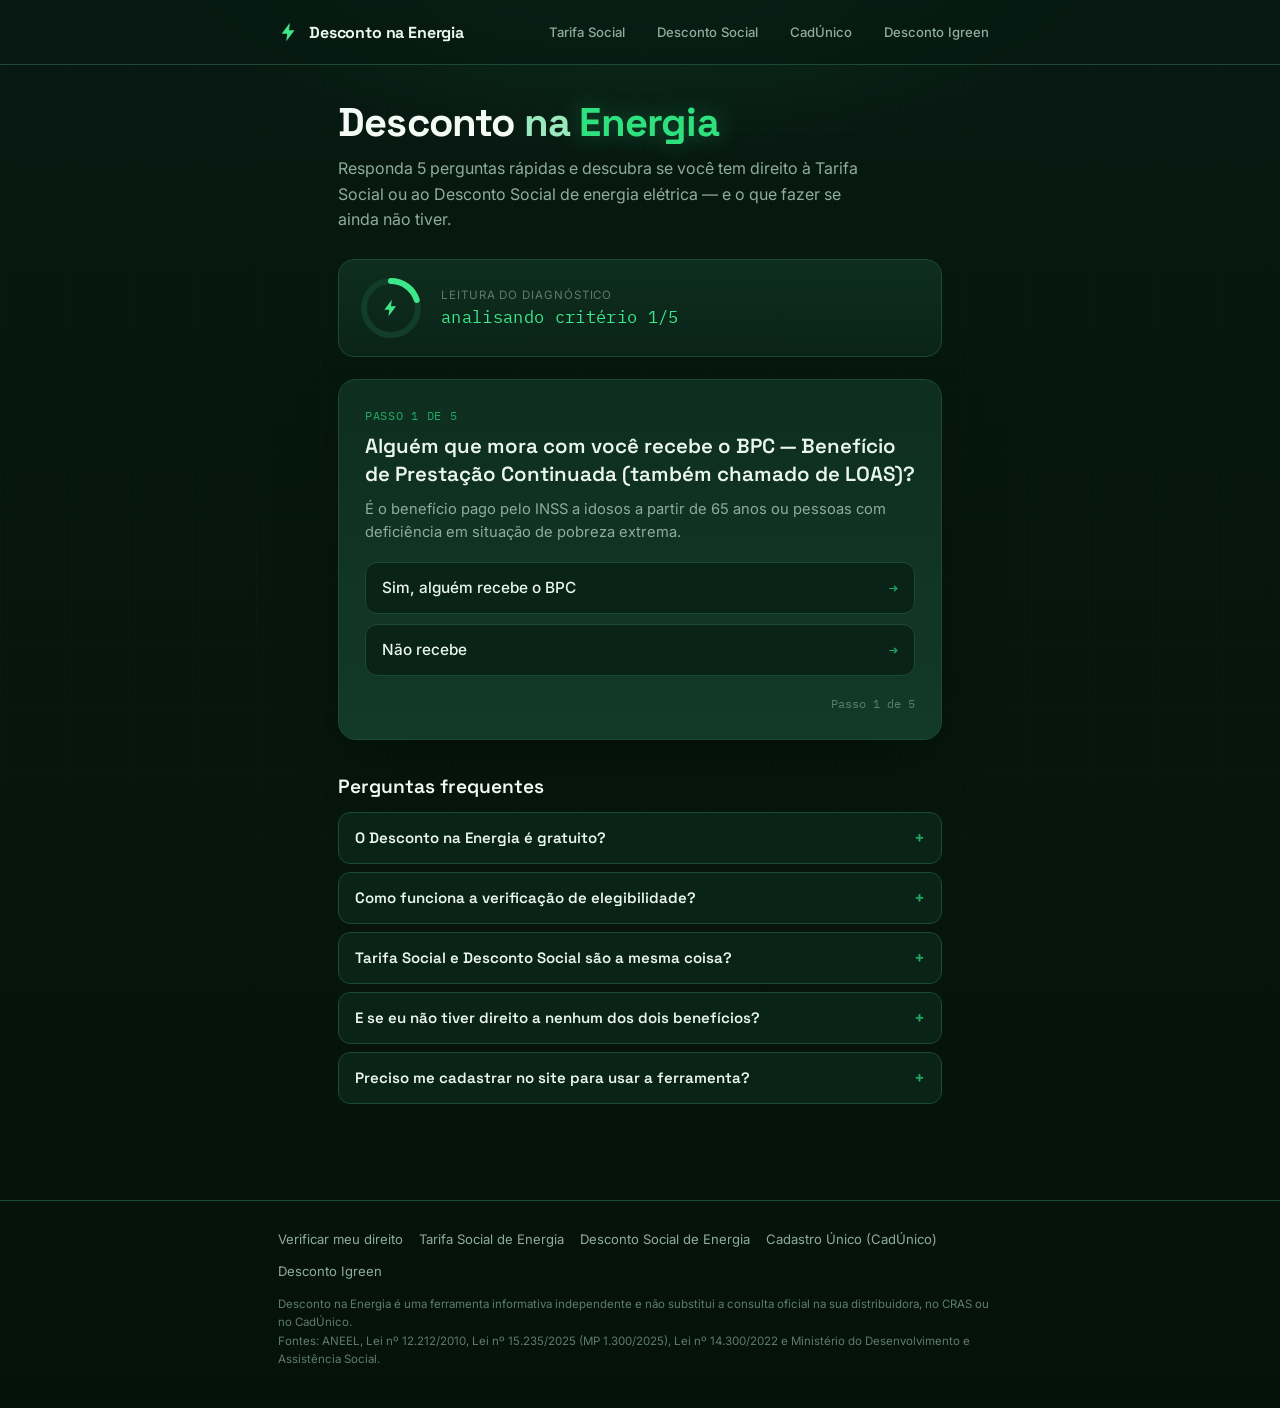
<file: index.html>
<!DOCTYPE html>
<html lang="pt-BR">
<head>
<meta charset="UTF-8">
<meta name="viewport" content="width=device-width, initial-scale=1.0">
<link rel="icon" href="favicon.svg" type="image/svg+xml">
<link rel="alternate icon" href="favicon.ico">
<link rel="apple-touch-icon" href="apple-touch-icon.png">
<title>Desconto na Energia | Tarifa Social, Desconto Social e CadÚnico</title>
<meta name="description" content="Descubra em minutos se você tem direito à Tarifa Social e ao Desconto Social de energia. Veja como o Cadastro Único (CadÚnico) libera o benefício e conheça o desconto Igreen.">
<link rel="canonical" href="https://desconto.social.br/">
<meta property="og:title" content="Desconto na Energia | Tarifa Social, Desconto Social e CadÚnico">
<meta property="og:description" content="Verifique gratuitamente se você tem direito à Tarifa Social ou ao Desconto Social de energia elétrica, e conheça uma alternativa de desconto imediato na conta de luz.">
<meta property="og:type" content="website">
<meta property="og:locale" content="pt_BR">
<meta name="twitter:card" content="summary">
<link rel="preconnect" href="https://fonts.googleapis.com">
<link href="https://fonts.googleapis.com/css2?family=Space+Grotesk:wght@500;600;700&family=Inter:wght@400;500;600;700&family=IBM+Plex+Mono:wght@500;600&display=swap" rel="stylesheet">
<link rel="stylesheet" href="style.css">
<script type="application/ld+json">
{
  "@context": "https://schema.org",
  "@type": "WebSite",
  "name": "Desconto na Energia",
  "url": "https://desconto.social.br/",
  "description": "Ferramenta gratuita para verificar o direito à Tarifa Social e ao Desconto Social de energia elétrica no Brasil, com orientação sobre o Cadastro Único e alternativa de desconto Igreen.",
  "inLanguage": "pt-BR"
}
</script>
<script type="application/ld+json">
{
  "@context": "https://schema.org",
  "@type": "FAQPage",
  "mainEntity": [
    {
      "@type": "Question",
      "name": "O Desconto na Energia é gratuito?",
      "acceptedAnswer": { "@type": "Answer", "text": "Sim. A verificação de elegibilidade para a Tarifa Social e para o Desconto Social é 100% gratuita, não pede cartão de crédito e não exige cadastro." }
    },
    {
      "@type": "Question",
      "name": "Como funciona a verificação de elegibilidade?",
      "acceptedAnswer": { "@type": "Answer", "text": "Você responde de 5 a 6 perguntas sobre CadÚnico, BPC, renda familiar e o imóvel. Ao final, o site mostra se você tem direito à Tarifa Social, ao Desconto Social, ou explica exatamente qual critério bloqueou o benefício." }
    },
    {
      "@type": "Question",
      "name": "Tarifa Social e Desconto Social são a mesma coisa?",
      "acceptedAnswer": { "@type": "Answer", "text": "Não. A Tarifa Social atende famílias com renda per capita de até meio salário mínimo, com até 100% de desconto até 80 kWh/mês. O Desconto Social atende renda per capita entre meio e um salário mínimo, com tarifa reduzida até 120 kWh/mês." }
    },
    {
      "@type": "Question",
      "name": "E se eu não tiver direito a nenhum dos dois benefícios?",
      "acceptedAnswer": { "@type": "Answer", "text": "O site explica o motivo do bloqueio e mostra uma alternativa comercial: um desconto de 8% a 14% na conta de luz através da Igreen, sem obras e sem fidelidade." }
    },
    {
      "@type": "Question",
      "name": "Preciso me cadastrar no site para usar a ferramenta?",
      "acceptedAnswer": { "@type": "Answer", "text": "Não. Basta responder as perguntas na tela. Nenhum dado pessoal é solicitado ou armazenado pela ferramenta de verificação." }
    }
  ]
}
</script>
</head>
<body>

<header class="site-header">
  <div class="site-header-inner">
    <a href="index.html" class="brand-link">
      <svg class="bolt-logo" viewBox="0 0 24 24" fill="none" xmlns="http://www.w3.org/2000/svg">
        <path d="M13 2 4 14h6l-1 8 9-12h-6l1-8Z" fill="#3ee88a"/>
      </svg>
      <span class="brand-mini">Desconto na Energia</span>
    </a>
    <nav class="site-nav">
      <a href="tarifa-social.html">Tarifa Social</a>
      <a href="desconto-social.html">Desconto Social</a>
      <a href="cadastro-unico.html">CadÚnico</a>
      <a href="igreen.html">Desconto Igreen</a>
    </nav>
  </div>
</header>

<main>
  <div class="wrap">

    <div class="hero">
      <h1 class="hero-title"><span class="w1">Desconto</span> <span class="w2">na</span> <span class="w3">Energia</span></h1>
      <p class="hero-sub">Responda 5 perguntas rápidas e descubra se você tem direito à Tarifa Social ou ao Desconto Social de energia elétrica — e o que fazer se ainda não tiver.</p>
    </div>

    <div class="meter" id="meter">
      <div class="meter-dial">
        <svg viewBox="0 0 64 64">
          <circle class="track" cx="32" cy="32" r="27"></circle>
          <circle class="fill" id="meterFill" cx="32" cy="32" r="27" stroke-dasharray="169.6" stroke-dashoffset="169.6"></circle>
        </svg>
        <div class="bolt-mini">
          <svg class="mini" viewBox="0 0 24 24" fill="none" xmlns="http://www.w3.org/2000/svg">
            <path d="M13 2 4 14h6l-1 8 9-12h-6l1-8Z" fill="#3ee88a" id="miniBolt"/>
          </svg>
        </div>
      </div>
      <div class="meter-readout">
        <div class="label">Leitura do diagnóstico</div>
        <div class="value" id="meterValue">iniciando verificação…</div>
      </div>
    </div>

    <div id="app"></div>

    <div class="content" style="margin-top:34px;">
      <h2>Perguntas frequentes</h2>
      <div class="faq">
        <details>
          <summary>O Desconto na Energia é gratuito?</summary>
          <p>Sim. A verificação de elegibilidade para a Tarifa Social e para o Desconto Social é 100% gratuita, não pede cartão de crédito e não exige cadastro.</p>
        </details>
        <details>
          <summary>Como funciona a verificação de elegibilidade?</summary>
          <p>Você responde de 5 a 6 perguntas sobre CadÚnico, BPC, renda familiar e o imóvel. Ao final, o site mostra se você tem direito à Tarifa Social, ao Desconto Social, ou explica exatamente qual critério bloqueou o benefício.</p>
        </details>
        <details>
          <summary>Tarifa Social e Desconto Social são a mesma coisa?</summary>
          <p>Não. A <a href="tarifa-social.html">Tarifa Social</a> atende famílias com renda per capita de até meio salário mínimo, com até 100% de desconto até 80 kWh/mês. O <a href="desconto-social.html">Desconto Social</a> atende renda per capita entre meio e um salário mínimo, com tarifa reduzida até 120 kWh/mês.</p>
        </details>
        <details>
          <summary>E se eu não tiver direito a nenhum dos dois benefícios?</summary>
          <p>O site explica o motivo do bloqueio e mostra uma alternativa comercial: um <a href="igreen.html">desconto de 8% a 14% na conta de luz através da Igreen</a>, sem obras e sem fidelidade.</p>
        </details>
        <details>
          <summary>Preciso me cadastrar no site para usar a ferramenta?</summary>
          <p>Não. Basta responder as perguntas na tela. Nenhum dado pessoal é solicitado ou armazenado pela ferramenta de verificação.</p>
        </details>
      </div>
    </div>

  </div>
</main>

<footer class="site-footer">
  <div class="footer-inner">
    <nav class="footer-nav">
      <a href="index.html">Verificar meu direito</a>
      <a href="tarifa-social.html">Tarifa Social de Energia</a>
      <a href="desconto-social.html">Desconto Social de Energia</a>
      <a href="cadastro-unico.html">Cadastro Único (CadÚnico)</a>
      <a href="igreen.html">Desconto Igreen</a>
    </nav>
    <p class="footer-fine">Desconto na Energia é uma ferramenta informativa independente e não substitui a consulta oficial na sua distribuidora, no CRAS ou no CadÚnico.<br>
    Fontes: ANEEL, Lei nº 12.212/2010, Lei nº 15.235/2025 (MP 1.300/2025), Lei nº 14.300/2022 e Ministério do Desenvolvimento e Assistência Social.</p>
  </div>
</footer>

<script>
/* ---------------------------------------------------------
   Desconto na Energia — motor de fluxo de elegibilidade
   Tarifa Social de Energia Elétrica (TSEE) e Desconto Social
   Regras usadas (vigentes em 2026):
   - BPC (LOAS) -> direito à Tarifa Social
   - CadÚnico, renda per capita até 1/2 salário mínimo -> Tarifa Social (até 100% de desconto até 80 kWh)
   - CadÚnico, renda per capita entre 1/2 e 1 salário mínimo -> Desconto Social (tarifa reduzida até 120 kWh)
   - CadÚnico, renda total até 3 salários mínimos + morador com doença/deficiência
     que dependa de uso contínuo de aparelho elétrico (laudo médico) -> Tarifa Social
   - Só uma unidade consumidora por família, usada como moradia
   - Conta precisa estar no nome de morador cadastrado no CadÚnico/BPC
--------------------------------------------------------- */

const icons = {
  check: `<svg viewBox="0 0 24 24" fill="none"><circle cx="12" cy="12" r="10" fill="#123d29" stroke="#3ee88a" stroke-width="1.4"/><path d="M8 12.5l2.5 2.5L16 9.5" stroke="#3ee88a" stroke-width="1.6" stroke-linecap="round" stroke-linejoin="round"/></svg>`,
  info: `<svg viewBox="0 0 24 24" fill="none"><circle cx="12" cy="12" r="10" fill="#3a2d15" stroke="#e8ac4d" stroke-width="1.4"/><path d="M12 8.5v.01M12 11v4.5" stroke="#e8ac4d" stroke-width="1.6" stroke-linecap="round"/></svg>`
};

const IGREEN_SIGNUP_URL = "https://green.igreenenergy.com.br/autoconexao/?id=151034&desc=8";
const IGREEN_WHATSAPP_URL = "https://api.whatsapp.com/send/?phone=5519971639226&text=Ol%C3%A1+eu+ainda+n%C3%A3o+tenho+direito+ao+desconto+social+mas+quero+a+conta+de+energia+mais+barata+mesmo+assim%21";

let history = [];
let path = { reason:null, benefit:null };
const totalSteps = 5;

const nodes = {

  bpc: {
    step:1,
    eyebrow:"Passo 1 de 5",
    q:"Alguém que mora com você recebe o BPC — Benefício de Prestação Continuada (também chamado de LOAS)?",
    sub:"É o benefício pago pelo INSS a idosos a partir de 65 anos ou pessoas com deficiência em situação de pobreza extrema.",
    options:[
      { label:"Sim, alguém recebe o BPC", next:"unidade", set:{ reason:"bpc", benefit:"tarifa_social" } },
      { label:"Não recebe", next:"cadunico" }
    ]
  },

  cadunico: {
    step:2,
    eyebrow:"Passo 2 de 5",
    q:"Sua família está inscrita no Cadastro Único (CadÚnico) do Governo Federal?",
    sub:"É o cadastro feito no CRAS da sua cidade. Sem ele, nenhum dos dois benefícios pode ser aplicado — mesmo com renda baixa.",
    options:[
      { label:"Sim, está inscrita e atualizada", next:"renda" },
      { label:"Não está inscrita / não sei", next:"block_no_cadunico" }
    ]
  },

  renda: {
    step:3,
    eyebrow:"Passo 3 de 5",
    q:"Qual é a renda mensal por pessoa (per capita) da sua família?",
    sub:"Some a renda de todos que moram na casa e divida pelo número de pessoas.",
    options:[
      { label:"Até R$ 810,50 (meio salário mínimo)", next:"unidade", set:{ reason:"renda_baixa", benefit:"tarifa_social" } },
      { label:"Entre R$ 810,51 e R$ 1.621,00", next:"unidade", set:{ reason:"renda_media", benefit:"desconto_social" } },
      { label:"Acima de R$ 1.621,00 (mais de 1 salário mínimo)", next:"saude" }
    ]
  },

  saude: {
    step:4,
    eyebrow:"Passo 3 de 5 · exceção por saúde",
    q:"Algum morador tem doença ou deficiência que exige uso contínuo de aparelho elétrico — com laudo médico — e a renda TOTAL da família (soma de todos) é de até 3 salários mínimos (R$ 4.863)?",
    sub:"Essa é uma exceção prevista em lei para famílias com renda um pouco mais alta, mas com gasto médico essencial de energia.",
    options:[
      { label:"Sim, os dois critérios se aplicam", next:"unidade", set:{ reason:"excecao_saude", benefit:"tarifa_social" } },
      { label:"Não se aplica", next:"block_renda_alta" }
    ]
  },

  unidade: {
    step:4,
    eyebrow:"Passo 4 de 5",
    q:"Este imóvel é o único usado pela sua família como moradia?",
    sub:"A lei garante o benefício em apenas uma unidade consumidora por família, e ela precisa ser a residência principal.",
    options:[
      { label:"Sim, é a única residência da família", next:"titularidade" },
      { label:"Não, temos outro imóvel também", next:"block_segunda_residencia" }
    ]
  },

  titularidade: {
    step:5,
    eyebrow:"Passo 5 de 5",
    q:"A conta de energia está no nome de alguém que mora no imóvel e consta no CadÚnico (ou recebe o BPC)?",
    sub:"É um requisito da distribuidora para liberar o desconto na fatura.",
    options:[
      { label:"Sim, está no nome certo", next:"result_approved" },
      { label:"Não, está em nome de outra pessoa", next:"block_titularidade" }
    ]
  }
};

const benefitInfo = {
  tarifa_social: {
    title:"Tarifa Social de Energia Elétrica",
    desc:"até 100% de desconto na tarifa de energia para os primeiros 80 kWh consumidos por mês, com desconto progressivo acima disso."
  },
  desconto_social: {
    title:"Desconto Social de Energia",
    desc:"tarifa reduzida e isenção da CDE para o consumo de até 120 kWh por mês (vigente desde 1º de janeiro de 2026)."
  }
};

function renderApproved(){
  const b = benefitInfo[path.benefit];
  setMeter(100,"direito confirmado", false);
  const pageLink = path.benefit === "tarifa_social" ? "tarifa-social.html" : "desconto-social.html";
  return `
    <div class="card result approved">
      <div class="result-icon">${icons.check.replace('width="24" height="24"','width="44" height="44"')}</div>
      <div class="eyebrow">Resultado</div>
      <h2>Pelas suas respostas, você tem direito à ${b.title}.</h2>
      <div class="result-summary">Esse benefício garante ${b.desc}</div>
      <ul class="checklist">
        <li>${icons.check}<span>Confira sua próxima fatura — em muitos casos o desconto é aplicado automaticamente pela distribuidora.</span></li>
        <li>${icons.check}<span>Se não aparecer, procure o CRAS (para dados do CadÚnico) ou o INSS/Meu INSS (para o BPC) e depois contate sua distribuidora com seu NIS ou número do benefício.</span></li>
        <li>${icons.check}<span>Mantenha o CadÚnico atualizado a cada 2 anos para não perder o benefício.</span></li>
      </ul>
      <div class="links-row">
        <a class="pill-link" href="${pageLink}">Passo a passo completo</a>
        <a class="pill-link" href="https://www.gov.br/aneel" target="_blank" rel="noopener">gov.br/aneel</a>
      </div>
      <button class="restart" onclick="restart()">Refazer verificação</button>
    </div>
  `;
}

const blockInfo = {
  block_no_cadunico:{
    title:"Sem inscrição no CadÚnico, esses benefícios ainda não podem ser liberados.",
    text:"A Tarifa Social e o Desconto Social exigem que a família esteja inscrita e com o cadastro atualizado no Cadastro Único (CadÚnico). Sem esse cadastro, a distribuidora não tem como confirmar sua situação — mesmo que a renda familiar seja baixa. A inscrição é gratuita e pode ser feita no CRAS mais próximo da sua casa.",
    link:{ href:"cadastro-unico.html", label:"Como se inscrever no CadÚnico" }
  },
  block_renda_alta:{
    title:"Pela renda informada, sua família está acima do limite dos dois programas.",
    text:"A Tarifa Social e o Desconto Social cobrem famílias com renda per capita de até 1 salário mínimo (ou até 3 salários mínimos no total, quando há laudo médico de uso contínuo de aparelho elétrico). Como nenhuma dessas condições se aplica ao seu caso, os programas não podem ser concedidos agora.",
    link:{ href:"desconto-social.html", label:"Entenda as regras do Desconto Social" }
  },
  block_segunda_residencia:{
    title:"O benefício vale só para a residência principal da família.",
    text:"A lei permite o desconto em apenas uma unidade consumidora por família, e ela precisa ser onde a família realmente mora. Como você indicou que este não é o único imóvel usado como moradia, ele não pode receber o benefício.",
    link:{ href:"tarifa-social.html", label:"Ver todas as regras da Tarifa Social" }
  },
  block_titularidade:{
    title:"Falta ajustar a titularidade da conta para liberar o benefício.",
    text:"Pelo que você respondeu, sua família parece atender aos critérios de renda e cadastro — mas a distribuidora só aplica o desconto quando a conta está no nome de um morador cadastrado no CadÚnico ou beneficiário do BPC. Vale a pena pedir a troca de titularidade na sua distribuidora.",
    link:{ href:"tarifa-social.html", label:"Ver todas as regras da Tarifa Social" }
  }
};

function renderBlock(key){
  const info = blockInfo[key];
  setMeter(100,"benefício não liberado agora", true);
  return `
    <div class="card result">
      <div class="result-icon">${icons.info.replace('width="24" height="24"','width="44" height="44"')}</div>
      <div class="eyebrow amber">Resultado</div>
      <h2>${info.title}</h2>
      <div class="result-summary">${info.text}</div>
      <div class="links-row">
        <a class="pill-link" href="${info.link.href}">${info.link.label}</a>
      </div>
      <button class="restart" onclick="restart()">Refazer verificação</button>
    </div>
    <hr class="divider">
    ${renderOffer(key)}
  `;
}

function renderOffer(blockKey){
  const isSoft = blockKey === "block_titularidade";
  return `
    <div class="offer">
      <div class="offer-head">
        <div class="dot"></div>
        <div class="offer-eyebrow">Enquanto isso</div>
      </div>
      <h3>Mas não se preocupe — dá pra economizar na conta de luz agora mesmo</h3>
      <p>${isSoft
        ? "Enquanto você resolve a troca de titularidade, você já pode começar a economizar com a Igreen."
        : "Mesmo sem direito à Tarifa Social ou ao Desconto Social hoje, você pode ativar um desconto direto na sua fatura com a Igreen."
      }</p>
      <ul>
        <li><b>8% a 14%</b> de desconto aplicado direto na fatura de energia, todo mês.</li>
        <li>Cadastro <b>simples e automático</b>, sem obras e sem trocar de distribuidora.</li>
        <li><b>Sem fidelidade</b> — cancele quando quiser, sem multa.</li>
        <li>Não atrapalha em nada se, no futuro, você conseguir a Tarifa Social ou o Desconto Social.</li>
      </ul>
      <div class="offer-actions">
        <a class="btn-primary" href="${IGREEN_SIGNUP_URL}" target="_blank" rel="noopener">Quero me Cadastrar na Igreen</a>
        <a class="btn-secondary" href="${IGREEN_WHATSAPP_URL}" target="_blank" rel="noopener">Preciso de ajuda para me cadastrar na Igreen</a>
      </div>
      <div class="offer-fine">Oferta de terceiros. A Igreen é uma geradora de energia por assinatura, independente do benefício governamental. <a href="igreen.html" style="color:#eee0c8; text-decoration:underline;">Saiba mais</a>.</div>
    </div>
  `;
}

function setMeter(pct, label, blocked){
  const meter = document.getElementById("meter");
  const fill = document.getElementById("meterFill");
  const value = document.getElementById("meterValue");
  const circumference = 169.6;
  const offset = circumference - (circumference * pct/100);
  fill.style.strokeDashoffset = offset;
  value.textContent = label;
  meter.classList.toggle("blocked", !!blocked);
}

function renderQuestion(key){
  const n = nodes[key];
  const pct = Math.min(100, Math.round((n.step/totalSteps)*100));
  setMeter(pct, `analisando critério ${n.step}/${totalSteps}`, false);
  const opts = n.options.map(o =>
    `<button class="opt" onclick='choose(${JSON.stringify(key)}, ${JSON.stringify(o)})'>
       <span>${o.label}</span><span class="arrow">&rarr;</span>
     </button>`
  ).join("");
  return `
    <div class="card">
      <div class="eyebrow">${n.eyebrow}</div>
      <h2>${n.q}</h2>
      ${n.sub ? `<div class="sub">${n.sub}</div>` : ""}
      <div class="options">${opts}</div>
      <div class="nav-row">
        ${history.length ? `<button class="back-link" onclick="goBack()">&larr; Voltar</button>` : `<span></span>`}
        <span class="step-count">${n.eyebrow}</span>
      </div>
    </div>
  `;
}

function render(key){
  const app = document.getElementById("app");
  if(key.startsWith("block_")){
    app.innerHTML = renderBlock(key);
  } else if(key === "result_approved"){
    app.innerHTML = renderApproved();
  } else {
    app.innerHTML = renderQuestion(key);
  }
}

function choose(currentKey, option){
  if(option.set){ Object.assign(path, option.set); }
  history.push(currentKey);
  render(option.next);
}

function goBack(){
  const prev = history.pop();
  render(prev);
}

function restart(){
  history = [];
  path = { reason:null, benefit:null };
  render("bpc");
}

restart();
</script>
</body>
</html>
</file>
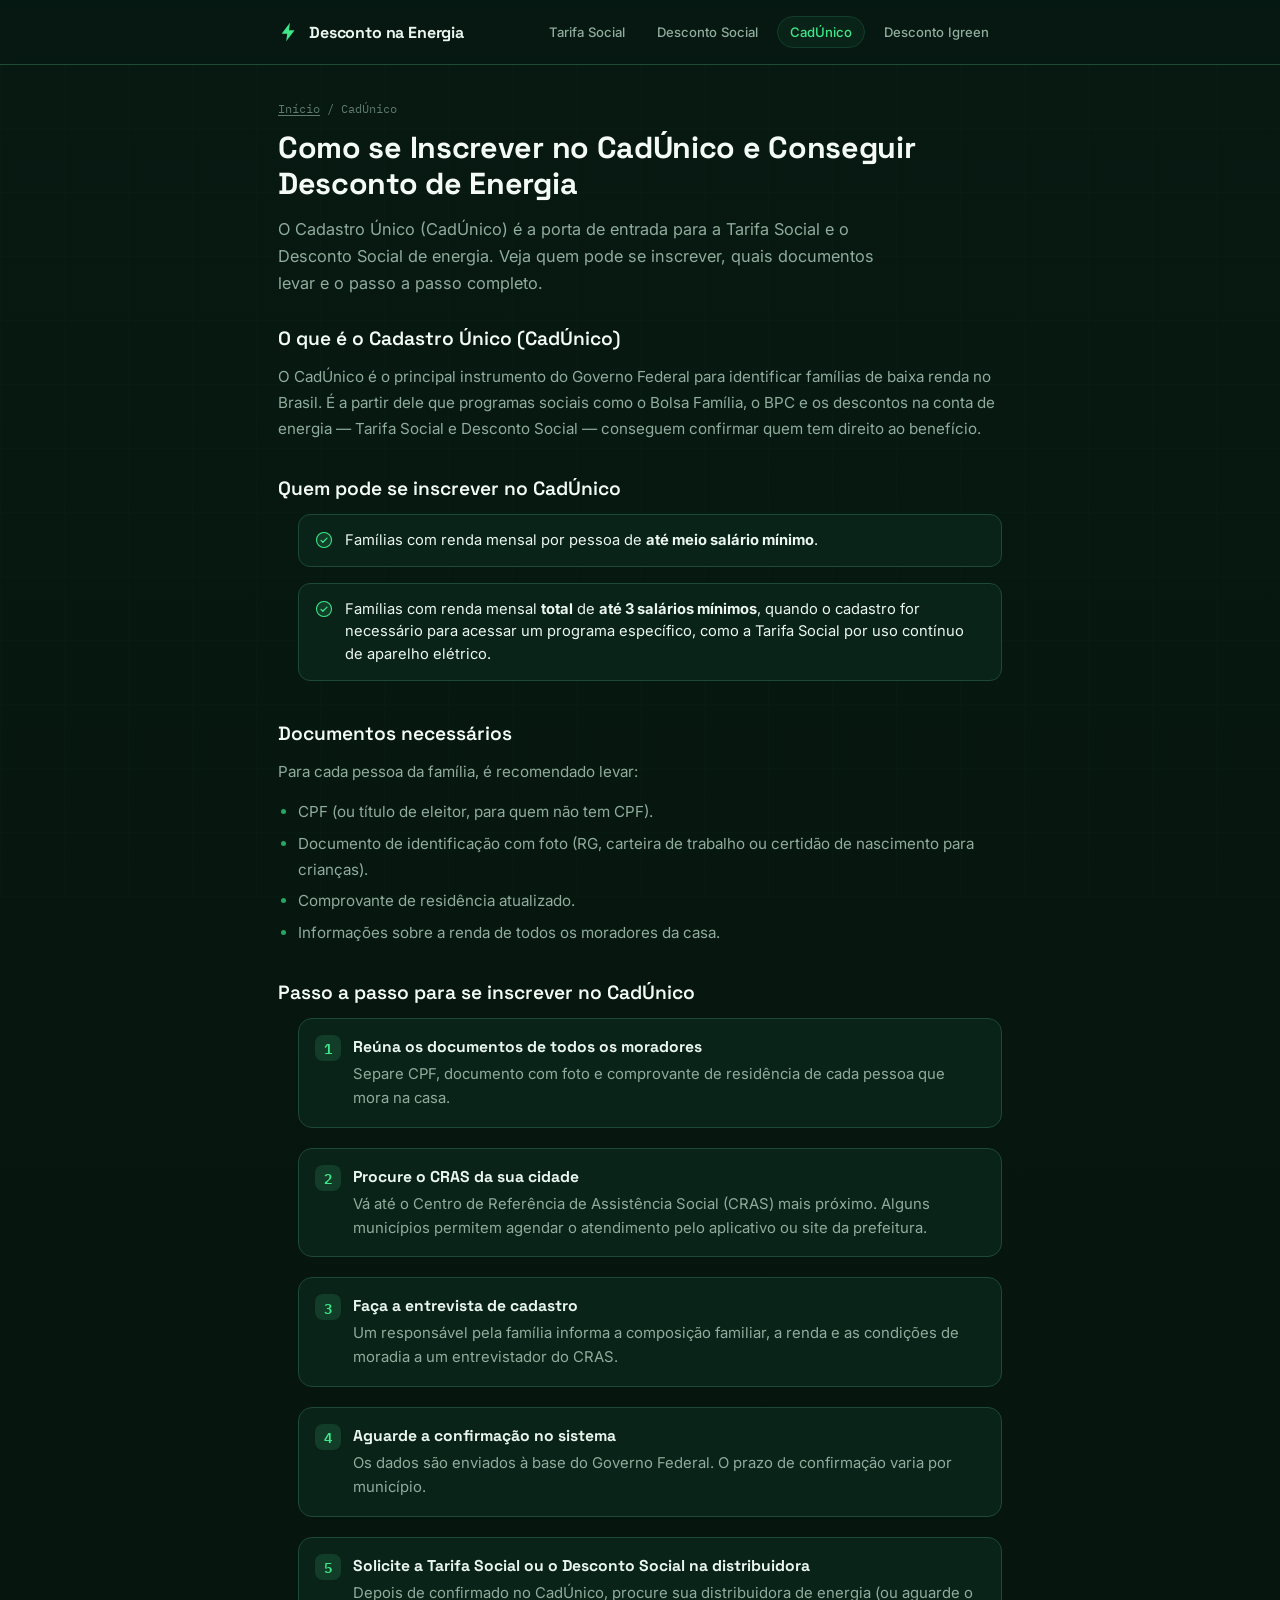
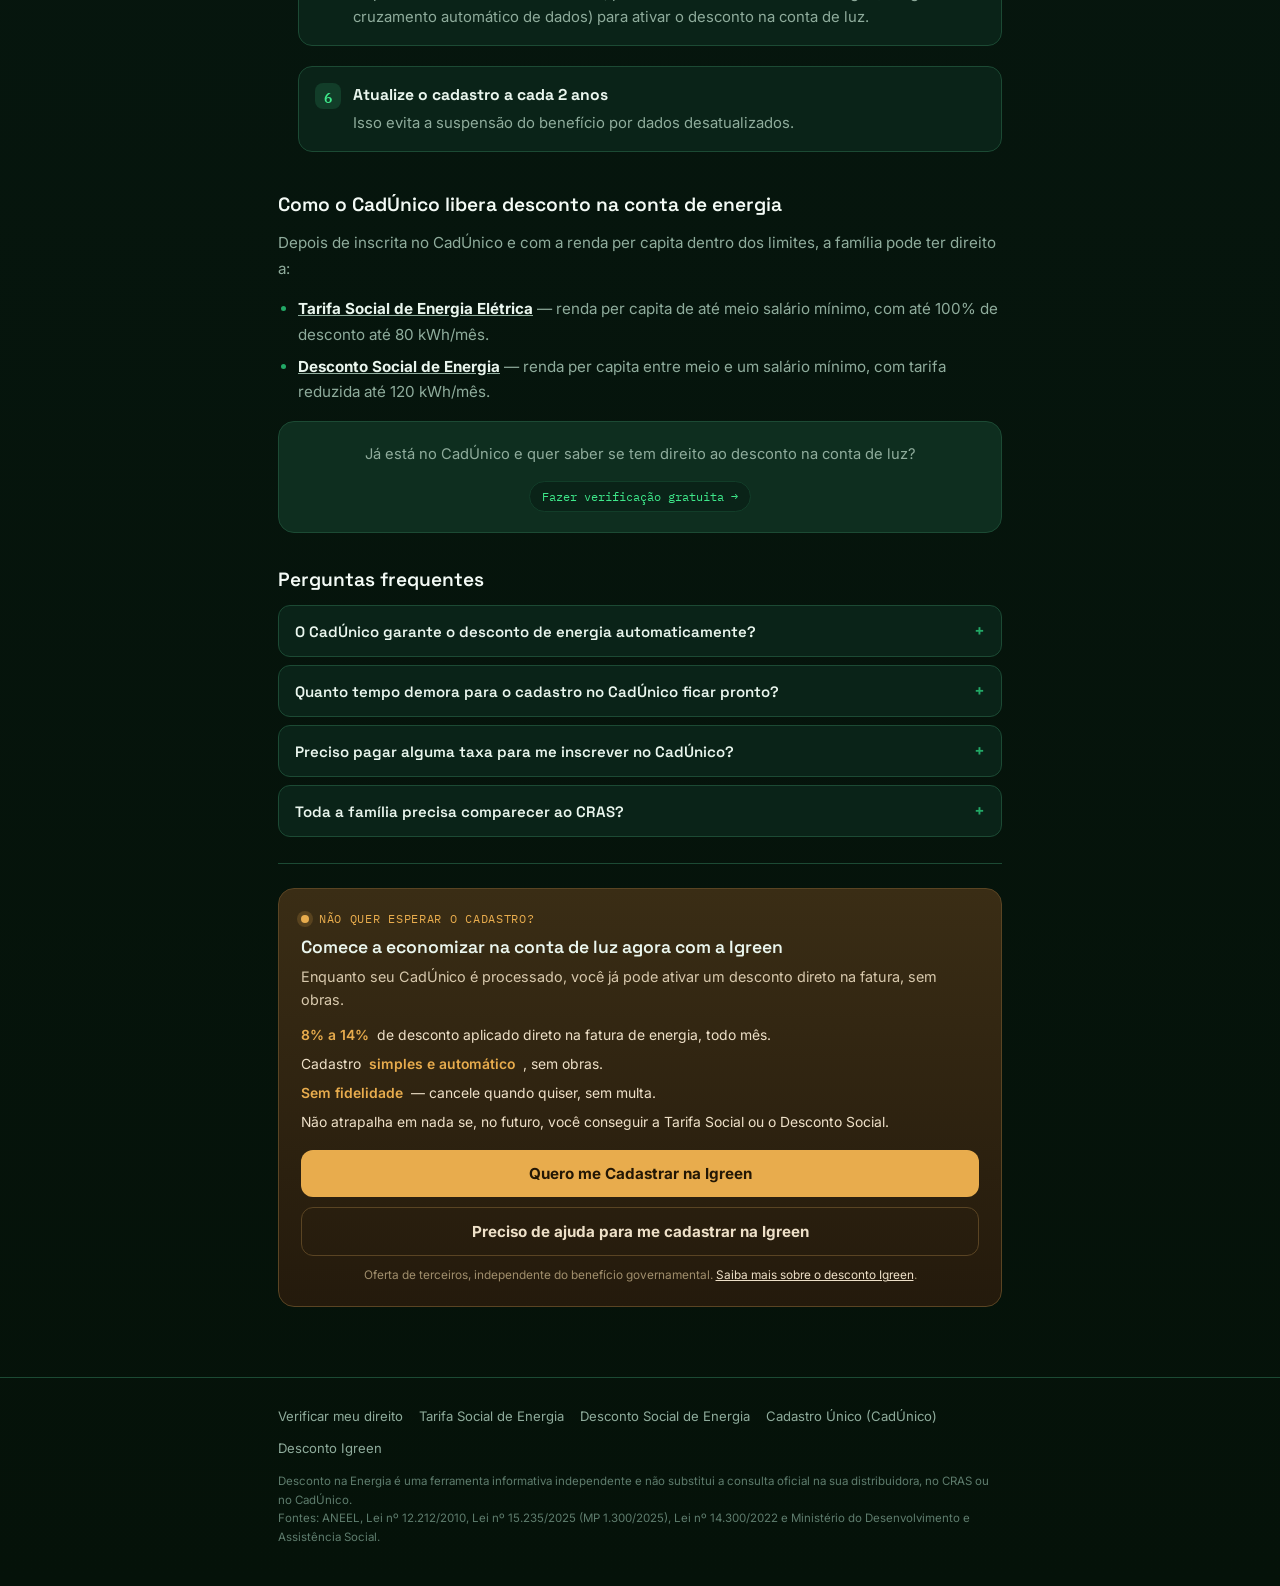
<file: cadastro-unico.html>
<!DOCTYPE html>
<html lang="pt-BR">
<head>
<meta charset="UTF-8">
<meta name="viewport" content="width=device-width, initial-scale=1.0">
<link rel="icon" href="favicon.svg" type="image/svg+xml">
<link rel="alternate icon" href="favicon.ico">
<link rel="apple-touch-icon" href="apple-touch-icon.png">
<title>Como se Inscrever no CadÚnico e Conseguir Desconto de Energia</title>
<meta name="description" content="Passo a passo para se inscrever no Cadastro Único (CadÚnico), documentos necessários e como esse cadastro libera a Tarifa Social e o Desconto Social de energia.">
<link rel="canonical" href="https://desconto.social.br/cadastro-unico.html">
<meta property="og:title" content="Como se Inscrever no CadÚnico e Conseguir Desconto de Energia">
<meta property="og:description" content="Veja como funciona o Cadastro Único, quem pode se inscrever e como ele libera descontos na conta de luz.">
<meta property="og:type" content="article">
<meta property="og:locale" content="pt_BR">
<meta name="twitter:card" content="summary">
<link rel="preconnect" href="https://fonts.googleapis.com">
<link href="https://fonts.googleapis.com/css2?family=Space+Grotesk:wght@500;600;700&family=Inter:wght@400;500;600;700&family=IBM+Plex+Mono:wght@500;600&display=swap" rel="stylesheet">
<link rel="stylesheet" href="style.css">
<script type="application/ld+json">
{
  "@context": "https://schema.org",
  "@type": "FAQPage",
  "mainEntity": [
    {
      "@type": "Question",
      "name": "O CadÚnico garante o desconto de energia automaticamente?",
      "acceptedAnswer": { "@type": "Answer", "text": "Estar no CadÚnico é o requisito básico, mas não garante o desconto sozinho: a renda per capita da família também precisa estar dentro dos limites da Tarifa Social ou do Desconto Social." }
    },
    {
      "@type": "Question",
      "name": "Quanto tempo demora para o cadastro no CadÚnico ficar pronto?",
      "acceptedAnswer": { "@type": "Answer", "text": "O prazo varia conforme o município, mas costuma levar algumas semanas entre o atendimento no CRAS e a confirmação dos dados no sistema do Governo Federal." }
    },
    {
      "@type": "Question",
      "name": "Preciso pagar alguma taxa para me inscrever no CadÚnico?",
      "acceptedAnswer": { "@type": "Answer", "text": "Não. A inscrição no Cadastro Único é totalmente gratuita e feita pelo CRAS ou órgão responsável na sua cidade." }
    },
    {
      "@type": "Question",
      "name": "Toda a família precisa comparecer ao CRAS?",
      "acceptedAnswer": { "@type": "Answer", "text": "É recomendado levar os documentos de todos os moradores da casa, mas normalmente uma pessoa responsável pode representar a família na entrevista, desde que apresente os documentos de todos." }
    }
  ]
}
</script>
</head>
<body>

<header class="site-header">
  <div class="site-header-inner">
    <a href="index.html" class="brand-link">
      <svg class="bolt-logo" viewBox="0 0 24 24" fill="none" xmlns="http://www.w3.org/2000/svg">
        <path d="M13 2 4 14h6l-1 8 9-12h-6l1-8Z" fill="#3ee88a"/>
      </svg>
      <span class="brand-mini">Desconto na Energia</span>
    </a>
    <nav class="site-nav">
      <a href="tarifa-social.html">Tarifa Social</a>
      <a href="desconto-social.html">Desconto Social</a>
      <a href="cadastro-unico.html" class="active">CadÚnico</a>
      <a href="igreen.html">Desconto Igreen</a>
    </nav>
  </div>
</header>

<main>
  <div class="wrap wide">
    <div class="breadcrumb"><a href="index.html">Início</a> / CadÚnico</div>
    <h1 class="page-title">Como se Inscrever no CadÚnico e Conseguir Desconto de Energia</h1>
    <p class="page-lede">O Cadastro Único (CadÚnico) é a porta de entrada para a Tarifa Social e o Desconto Social de energia. Veja quem pode se inscrever, quais documentos levar e o passo a passo completo.</p>

    <div class="content">
      <h2>O que é o Cadastro Único (CadÚnico)</h2>
      <p>O CadÚnico é o principal instrumento do Governo Federal para identificar famílias de baixa renda no Brasil. É a partir dele que programas sociais como o Bolsa Família, o BPC e os descontos na conta de energia — Tarifa Social e Desconto Social — conseguem confirmar quem tem direito ao benefício.</p>

      <h2>Quem pode se inscrever no CadÚnico</h2>
      <ul class="criteria-list">
        <li><svg viewBox="0 0 24 24" fill="none"><circle cx="12" cy="12" r="10" fill="#123d29" stroke="#3ee88a" stroke-width="1.4"/><path d="M8 12.5l2.5 2.5L16 9.5" stroke="#3ee88a" stroke-width="1.6" stroke-linecap="round" stroke-linejoin="round"/></svg><span>Famílias com renda mensal por pessoa de <strong>até meio salário mínimo</strong>.</span></li>
        <li><svg viewBox="0 0 24 24" fill="none"><circle cx="12" cy="12" r="10" fill="#123d29" stroke="#3ee88a" stroke-width="1.4"/><path d="M8 12.5l2.5 2.5L16 9.5" stroke="#3ee88a" stroke-width="1.6" stroke-linecap="round" stroke-linejoin="round"/></svg><span>Famílias com renda mensal <strong>total</strong> de <strong>até 3 salários mínimos</strong>, quando o cadastro for necessário para acessar um programa específico, como a Tarifa Social por uso contínuo de aparelho elétrico.</span></li>
      </ul>

      <h2>Documentos necessários</h2>
      <p>Para cada pessoa da família, é recomendado levar:</p>
      <ul>
        <li>CPF (ou título de eleitor, para quem não tem CPF).</li>
        <li>Documento de identificação com foto (RG, carteira de trabalho ou certidão de nascimento para crianças).</li>
        <li>Comprovante de residência atualizado.</li>
        <li>Informações sobre a renda de todos os moradores da casa.</li>
      </ul>

      <h2>Passo a passo para se inscrever no CadÚnico</h2>
      <ol class="step-list">
        <li><strong>Reúna os documentos de todos os moradores</strong>Separe CPF, documento com foto e comprovante de residência de cada pessoa que mora na casa.</li>
        <li><strong>Procure o CRAS da sua cidade</strong>Vá até o Centro de Referência de Assistência Social (CRAS) mais próximo. Alguns municípios permitem agendar o atendimento pelo aplicativo ou site da prefeitura.</li>
        <li><strong>Faça a entrevista de cadastro</strong>Um responsável pela família informa a composição familiar, a renda e as condições de moradia a um entrevistador do CRAS.</li>
        <li><strong>Aguarde a confirmação no sistema</strong>Os dados são enviados à base do Governo Federal. O prazo de confirmação varia por município.</li>
        <li><strong>Solicite a Tarifa Social ou o Desconto Social na distribuidora</strong>Depois de confirmado no CadÚnico, procure sua distribuidora de energia (ou aguarde o cruzamento automático de dados) para ativar o desconto na conta de luz.</li>
        <li><strong>Atualize o cadastro a cada 2 anos</strong>Isso evita a suspensão do benefício por dados desatualizados.</li>
      </ol>

      <h2>Como o CadÚnico libera desconto na conta de energia</h2>
      <p>Depois de inscrita no CadÚnico e com a renda per capita dentro dos limites, a família pode ter direito a:</p>
      <ul>
        <li><a href="tarifa-social.html"><strong>Tarifa Social de Energia Elétrica</strong></a> — renda per capita de até meio salário mínimo, com até 100% de desconto até 80 kWh/mês.</li>
        <li><a href="desconto-social.html"><strong>Desconto Social de Energia</strong></a> — renda per capita entre meio e um salário mínimo, com tarifa reduzida até 120 kWh/mês.</li>
      </ul>

      <div class="content-cta">
        <p>Já está no CadÚnico e quer saber se tem direito ao desconto na conta de luz?</p>
        <a class="pill-link" href="index.html">Fazer verificação gratuita →</a>
      </div>

      <h2>Perguntas frequentes</h2>
      <div class="faq">
        <details>
          <summary>O CadÚnico garante o desconto de energia automaticamente?</summary>
          <p>Estar no CadÚnico é o requisito básico, mas não garante o desconto sozinho: a renda per capita da família também precisa estar dentro dos limites da Tarifa Social ou do Desconto Social.</p>
        </details>
        <details>
          <summary>Quanto tempo demora para o cadastro no CadÚnico ficar pronto?</summary>
          <p>O prazo varia conforme o município, mas costuma levar algumas semanas entre o atendimento no CRAS e a confirmação dos dados no sistema do Governo Federal.</p>
        </details>
        <details>
          <summary>Preciso pagar alguma taxa para me inscrever no CadÚnico?</summary>
          <p>Não. A inscrição no Cadastro Único é totalmente gratuita e feita pelo CRAS ou órgão responsável na sua cidade.</p>
        </details>
        <details>
          <summary>Toda a família precisa comparecer ao CRAS?</summary>
          <p>É recomendado levar os documentos de todos os moradores da casa, mas normalmente uma pessoa responsável pode representar a família na entrevista, desde que apresente os documentos de todos.</p>
        </details>
      </div>
    </div>

    <hr class="divider">

    <div class="offer">
      <div class="offer-head">
        <div class="dot"></div>
        <div class="offer-eyebrow">Não quer esperar o cadastro?</div>
      </div>
      <h3>Comece a economizar na conta de luz agora com a Igreen</h3>
      <p>Enquanto seu CadÚnico é processado, você já pode ativar um desconto direto na fatura, sem obras.</p>
      <ul>
        <li><b>8% a 14%</b> de desconto aplicado direto na fatura de energia, todo mês.</li>
        <li>Cadastro <b>simples e automático</b>, sem obras.</li>
        <li><b>Sem fidelidade</b> — cancele quando quiser, sem multa.</li>
        <li>Não atrapalha em nada se, no futuro, você conseguir a Tarifa Social ou o Desconto Social.</li>
      </ul>
      <div class="offer-actions">
        <a class="btn-primary" href="https://green.igreenenergy.com.br/autoconexao/?id=151034&desc=8" target="_blank" rel="noopener">Quero me Cadastrar na Igreen</a>
        <a class="btn-secondary" href="https://api.whatsapp.com/send/?phone=5519971639226&text=Ol%C3%A1+eu+ainda+n%C3%A3o+tenho+direito+ao+desconto+social+mas+quero+a+conta+de+energia+mais+barata+mesmo+assim%21" target="_blank" rel="noopener">Preciso de ajuda para me cadastrar na Igreen</a>
      </div>
      <div class="offer-fine">Oferta de terceiros, independente do benefício governamental. <a href="igreen.html" style="color:#eee0c8; text-decoration:underline;">Saiba mais sobre o desconto Igreen</a>.</div>
    </div>

  </div>
</main>

<footer class="site-footer">
  <div class="footer-inner">
    <nav class="footer-nav">
      <a href="index.html">Verificar meu direito</a>
      <a href="tarifa-social.html">Tarifa Social de Energia</a>
      <a href="desconto-social.html">Desconto Social de Energia</a>
      <a href="cadastro-unico.html">Cadastro Único (CadÚnico)</a>
      <a href="igreen.html">Desconto Igreen</a>
    </nav>
    <p class="footer-fine">Desconto na Energia é uma ferramenta informativa independente e não substitui a consulta oficial na sua distribuidora, no CRAS ou no CadÚnico.<br>
    Fontes: ANEEL, Lei nº 12.212/2010, Lei nº 15.235/2025 (MP 1.300/2025), Lei nº 14.300/2022 e Ministério do Desenvolvimento e Assistência Social.</p>
  </div>
</footer>

</body>
</html>
</file>
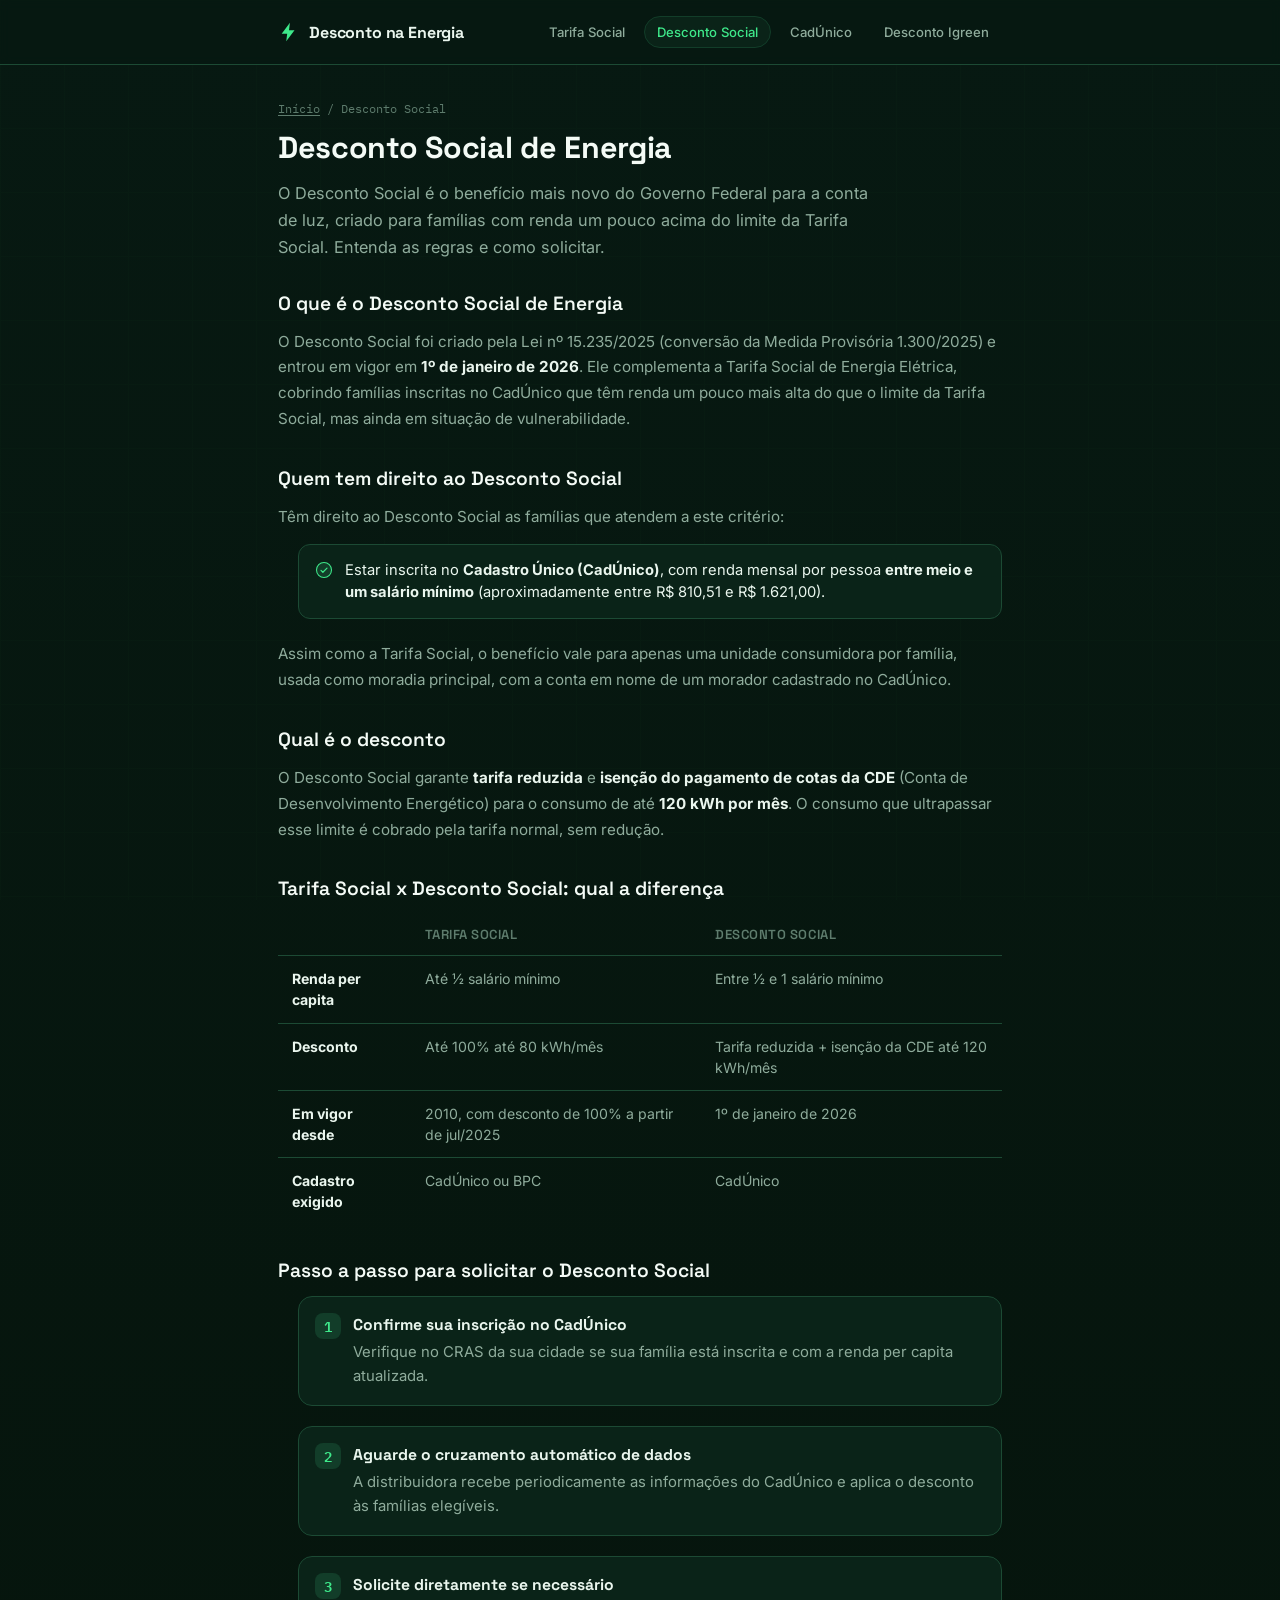
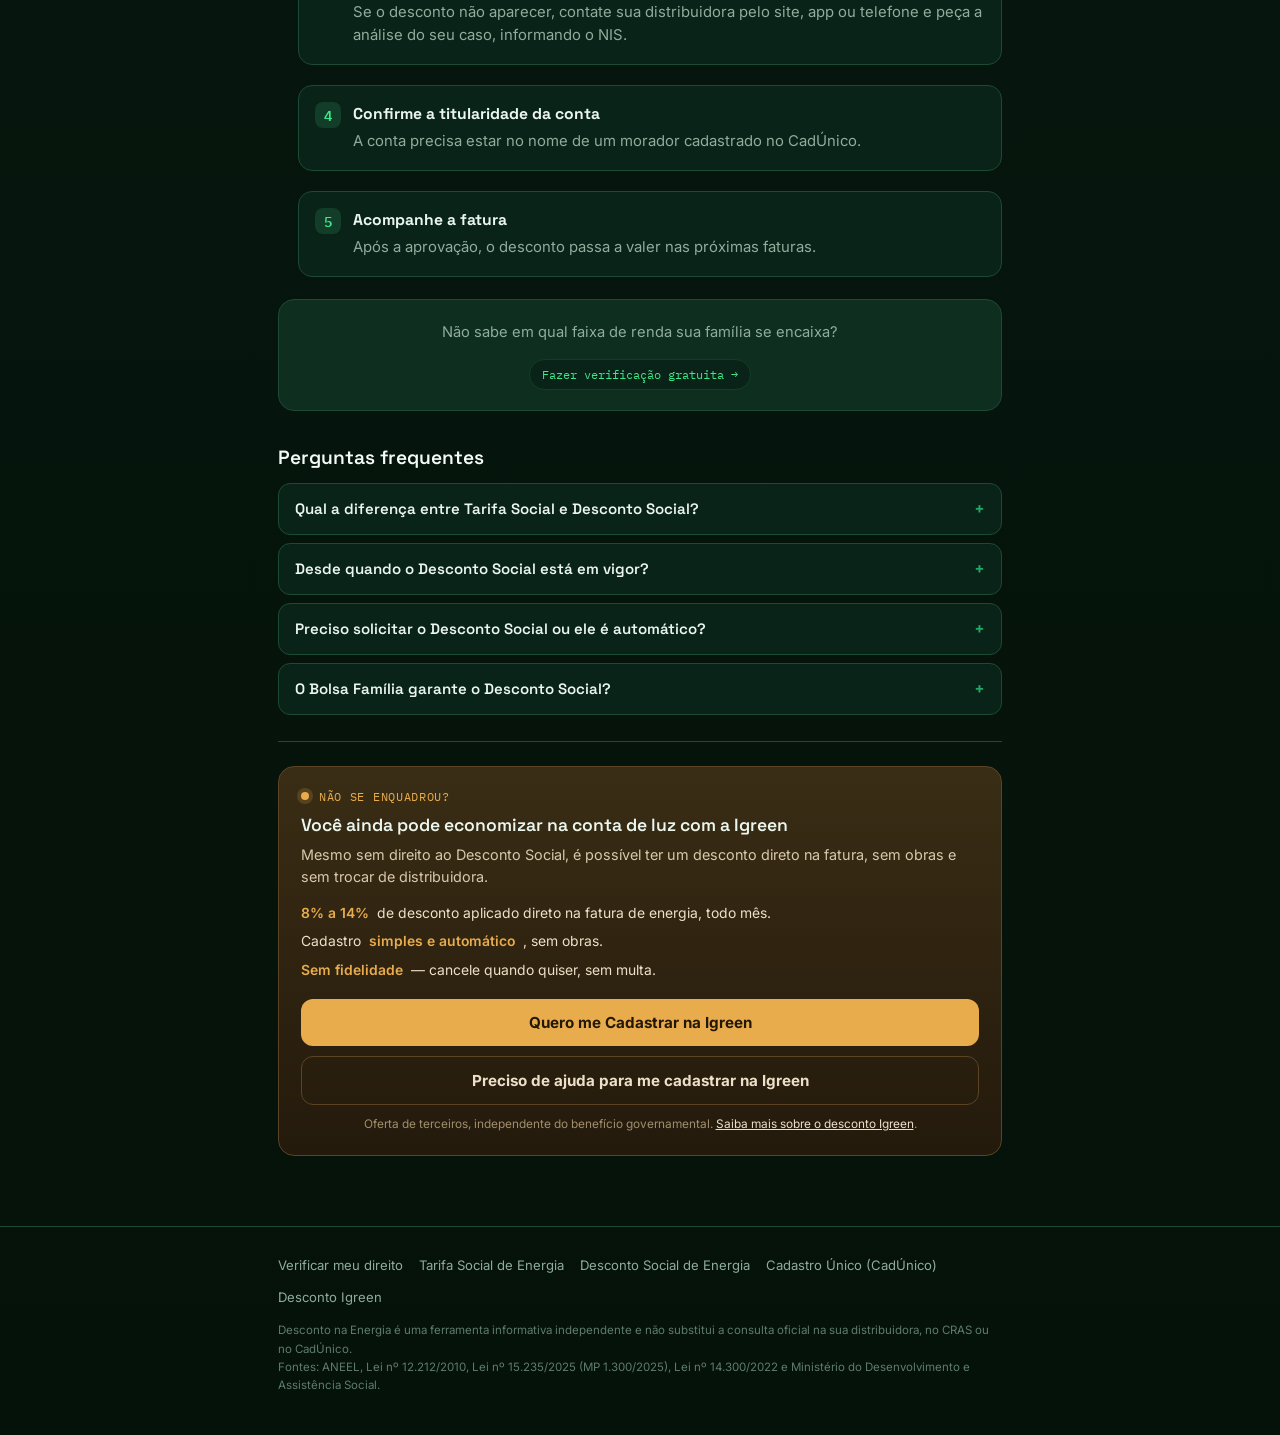
<file: desconto-social.html>
<!DOCTYPE html>
<html lang="pt-BR">
<head>
<meta charset="UTF-8">
<meta name="viewport" content="width=device-width, initial-scale=1.0">
<link rel="icon" href="favicon.svg" type="image/svg+xml">
<link rel="alternate icon" href="favicon.ico">
<link rel="apple-touch-icon" href="apple-touch-icon.png">
<title>Desconto Social de Energia: Regras e Como Solicitar</title>
<meta name="description" content="Saiba o que é o Desconto Social de Energia, quem tem direito, qual a diferença para a Tarifa Social e veja o passo a passo para solicitar o benefício.">
<link rel="canonical" href="https://desconto.social.br/desconto-social.html">
<meta property="og:title" content="Desconto Social de Energia: Regras e Como Solicitar">
<meta property="og:description" content="Entenda o novo Desconto Social de Energia, vigente desde 2026, e veja se sua família tem direito.">
<meta property="og:type" content="article">
<meta property="og:locale" content="pt_BR">
<meta name="twitter:card" content="summary">
<link rel="preconnect" href="https://fonts.googleapis.com">
<link href="https://fonts.googleapis.com/css2?family=Space+Grotesk:wght@500;600;700&family=Inter:wght@400;500;600;700&family=IBM+Plex+Mono:wght@500;600&display=swap" rel="stylesheet">
<link rel="stylesheet" href="style.css">
<script type="application/ld+json">
{
  "@context": "https://schema.org",
  "@type": "FAQPage",
  "mainEntity": [
    {
      "@type": "Question",
      "name": "Qual a diferença entre Tarifa Social e Desconto Social?",
      "acceptedAnswer": { "@type": "Answer", "text": "A Tarifa Social atende famílias com renda per capita de até meio salário mínimo, com até 100% de desconto nos primeiros 80 kWh. O Desconto Social atende famílias com renda per capita entre meio e um salário mínimo, com tarifa reduzida e isenção da CDE até 120 kWh." }
    },
    {
      "@type": "Question",
      "name": "Desde quando o Desconto Social está em vigor?",
      "acceptedAnswer": { "@type": "Answer", "text": "O Desconto Social foi criado pela Lei 15.235/2025 e entrou em vigor em 1º de janeiro de 2026." }
    },
    {
      "@type": "Question",
      "name": "Preciso solicitar o Desconto Social ou ele é automático?",
      "acceptedAnswer": { "@type": "Answer", "text": "Assim como a Tarifa Social, o cruzamento de dados entre o CadÚnico e a distribuidora costuma aplicar o desconto automaticamente. Se não aparecer na fatura, é possível solicitar diretamente na distribuidora." }
    },
    {
      "@type": "Question",
      "name": "O Bolsa Família garante o Desconto Social?",
      "acceptedAnswer": { "@type": "Answer", "text": "Não diretamente. O que garante o acesso é a inscrição no CadÚnico com a renda per capita dentro da faixa exigida, e não o recebimento do Bolsa Família em si." }
    }
  ]
}
</script>
</head>
<body>

<header class="site-header">
  <div class="site-header-inner">
    <a href="index.html" class="brand-link">
      <svg class="bolt-logo" viewBox="0 0 24 24" fill="none" xmlns="http://www.w3.org/2000/svg">
        <path d="M13 2 4 14h6l-1 8 9-12h-6l1-8Z" fill="#3ee88a"/>
      </svg>
      <span class="brand-mini">Desconto na Energia</span>
    </a>
    <nav class="site-nav">
      <a href="tarifa-social.html">Tarifa Social</a>
      <a href="desconto-social.html" class="active">Desconto Social</a>
      <a href="cadastro-unico.html">CadÚnico</a>
      <a href="igreen.html">Desconto Igreen</a>
    </nav>
  </div>
</header>

<main>
  <div class="wrap wide">
    <div class="breadcrumb"><a href="index.html">Início</a> / Desconto Social</div>
    <h1 class="page-title">Desconto Social de Energia</h1>
    <p class="page-lede">O Desconto Social é o benefício mais novo do Governo Federal para a conta de luz, criado para famílias com renda um pouco acima do limite da Tarifa Social. Entenda as regras e como solicitar.</p>

    <div class="content">
      <h2>O que é o Desconto Social de Energia</h2>
      <p>O Desconto Social foi criado pela Lei nº 15.235/2025 (conversão da Medida Provisória 1.300/2025) e entrou em vigor em <strong>1º de janeiro de 2026</strong>. Ele complementa a Tarifa Social de Energia Elétrica, cobrindo famílias inscritas no CadÚnico que têm renda um pouco mais alta do que o limite da Tarifa Social, mas ainda em situação de vulnerabilidade.</p>

      <h2>Quem tem direito ao Desconto Social</h2>
      <p>Têm direito ao Desconto Social as famílias que atendem a este critério:</p>
      <ul class="criteria-list">
        <li><svg viewBox="0 0 24 24" fill="none"><circle cx="12" cy="12" r="10" fill="#123d29" stroke="#3ee88a" stroke-width="1.4"/><path d="M8 12.5l2.5 2.5L16 9.5" stroke="#3ee88a" stroke-width="1.6" stroke-linecap="round" stroke-linejoin="round"/></svg><span>Estar inscrita no <strong>Cadastro Único (CadÚnico)</strong>, com renda mensal por pessoa <strong>entre meio e um salário mínimo</strong> (aproximadamente entre R$ 810,51 e R$ 1.621,00).</span></li>
      </ul>
      <p>Assim como a Tarifa Social, o benefício vale para apenas uma unidade consumidora por família, usada como moradia principal, com a conta em nome de um morador cadastrado no CadÚnico.</p>

      <h2>Qual é o desconto</h2>
      <p>O Desconto Social garante <strong>tarifa reduzida</strong> e <strong>isenção do pagamento de cotas da CDE</strong> (Conta de Desenvolvimento Energético) para o consumo de até <strong>120 kWh por mês</strong>. O consumo que ultrapassar esse limite é cobrado pela tarifa normal, sem redução.</p>

      <h2>Tarifa Social x Desconto Social: qual a diferença</h2>
      <table class="compare-table">
        <tr>
          <th></th>
          <th>Tarifa Social</th>
          <th>Desconto Social</th>
        </tr>
        <tr>
          <td><strong>Renda per capita</strong></td>
          <td>Até ½ salário mínimo</td>
          <td>Entre ½ e 1 salário mínimo</td>
        </tr>
        <tr>
          <td><strong>Desconto</strong></td>
          <td>Até 100% até 80 kWh/mês</td>
          <td>Tarifa reduzida + isenção da CDE até 120 kWh/mês</td>
        </tr>
        <tr>
          <td><strong>Em vigor desde</strong></td>
          <td>2010, com desconto de 100% a partir de jul/2025</td>
          <td>1º de janeiro de 2026</td>
        </tr>
        <tr>
          <td><strong>Cadastro exigido</strong></td>
          <td>CadÚnico ou BPC</td>
          <td>CadÚnico</td>
        </tr>
      </table>

      <h2>Passo a passo para solicitar o Desconto Social</h2>
      <ol class="step-list">
        <li><strong>Confirme sua inscrição no CadÚnico</strong>Verifique no CRAS da sua cidade se sua família está inscrita e com a renda per capita atualizada.</li>
        <li><strong>Aguarde o cruzamento automático de dados</strong>A distribuidora recebe periodicamente as informações do CadÚnico e aplica o desconto às famílias elegíveis.</li>
        <li><strong>Solicite diretamente se necessário</strong>Se o desconto não aparecer, contate sua distribuidora pelo site, app ou telefone e peça a análise do seu caso, informando o NIS.</li>
        <li><strong>Confirme a titularidade da conta</strong>A conta precisa estar no nome de um morador cadastrado no CadÚnico.</li>
        <li><strong>Acompanhe a fatura</strong>Após a aprovação, o desconto passa a valer nas próximas faturas.</li>
      </ol>

      <div class="content-cta">
        <p>Não sabe em qual faixa de renda sua família se encaixa?</p>
        <a class="pill-link" href="index.html">Fazer verificação gratuita →</a>
      </div>

      <h2>Perguntas frequentes</h2>
      <div class="faq">
        <details>
          <summary>Qual a diferença entre Tarifa Social e Desconto Social?</summary>
          <p>A Tarifa Social atende famílias com renda per capita de até meio salário mínimo, com até 100% de desconto nos primeiros 80 kWh. O Desconto Social atende famílias com renda per capita entre meio e um salário mínimo, com tarifa reduzida e isenção da CDE até 120 kWh.</p>
        </details>
        <details>
          <summary>Desde quando o Desconto Social está em vigor?</summary>
          <p>O Desconto Social foi criado pela Lei 15.235/2025 e entrou em vigor em 1º de janeiro de 2026.</p>
        </details>
        <details>
          <summary>Preciso solicitar o Desconto Social ou ele é automático?</summary>
          <p>Assim como a Tarifa Social, o cruzamento de dados entre o CadÚnico e a distribuidora costuma aplicar o desconto automaticamente. Se não aparecer na fatura, é possível solicitar diretamente na distribuidora.</p>
        </details>
        <details>
          <summary>O Bolsa Família garante o Desconto Social?</summary>
          <p>Não diretamente. O que garante o acesso é a inscrição no CadÚnico com a renda per capita dentro da faixa exigida, e não o recebimento do Bolsa Família em si.</p>
        </details>
      </div>
    </div>

    <hr class="divider">

    <div class="offer">
      <div class="offer-head">
        <div class="dot"></div>
        <div class="offer-eyebrow">Não se enquadrou?</div>
      </div>
      <h3>Você ainda pode economizar na conta de luz com a Igreen</h3>
      <p>Mesmo sem direito ao Desconto Social, é possível ter um desconto direto na fatura, sem obras e sem trocar de distribuidora.</p>
      <ul>
        <li><b>8% a 14%</b> de desconto aplicado direto na fatura de energia, todo mês.</li>
        <li>Cadastro <b>simples e automático</b>, sem obras.</li>
        <li><b>Sem fidelidade</b> — cancele quando quiser, sem multa.</li>
      </ul>
      <div class="offer-actions">
        <a class="btn-primary" href="https://green.igreenenergy.com.br/autoconexao/?id=151034&desc=8" target="_blank" rel="noopener">Quero me Cadastrar na Igreen</a>
        <a class="btn-secondary" href="https://api.whatsapp.com/send/?phone=5519971639226&text=Ol%C3%A1+eu+ainda+n%C3%A3o+tenho+direito+ao+desconto+social+mas+quero+a+conta+de+energia+mais+barata+mesmo+assim%21" target="_blank" rel="noopener">Preciso de ajuda para me cadastrar na Igreen</a>
      </div>
      <div class="offer-fine">Oferta de terceiros, independente do benefício governamental. <a href="igreen.html" style="color:#eee0c8; text-decoration:underline;">Saiba mais sobre o desconto Igreen</a>.</div>
    </div>

  </div>
</main>

<footer class="site-footer">
  <div class="footer-inner">
    <nav class="footer-nav">
      <a href="index.html">Verificar meu direito</a>
      <a href="tarifa-social.html">Tarifa Social de Energia</a>
      <a href="desconto-social.html">Desconto Social de Energia</a>
      <a href="cadastro-unico.html">Cadastro Único (CadÚnico)</a>
      <a href="igreen.html">Desconto Igreen</a>
    </nav>
    <p class="footer-fine">Desconto na Energia é uma ferramenta informativa independente e não substitui a consulta oficial na sua distribuidora, no CRAS ou no CadÚnico.<br>
    Fontes: ANEEL, Lei nº 12.212/2010, Lei nº 15.235/2025 (MP 1.300/2025), Lei nº 14.300/2022 e Ministério do Desenvolvimento e Assistência Social.</p>
  </div>
</footer>

</body>
</html>
</file>
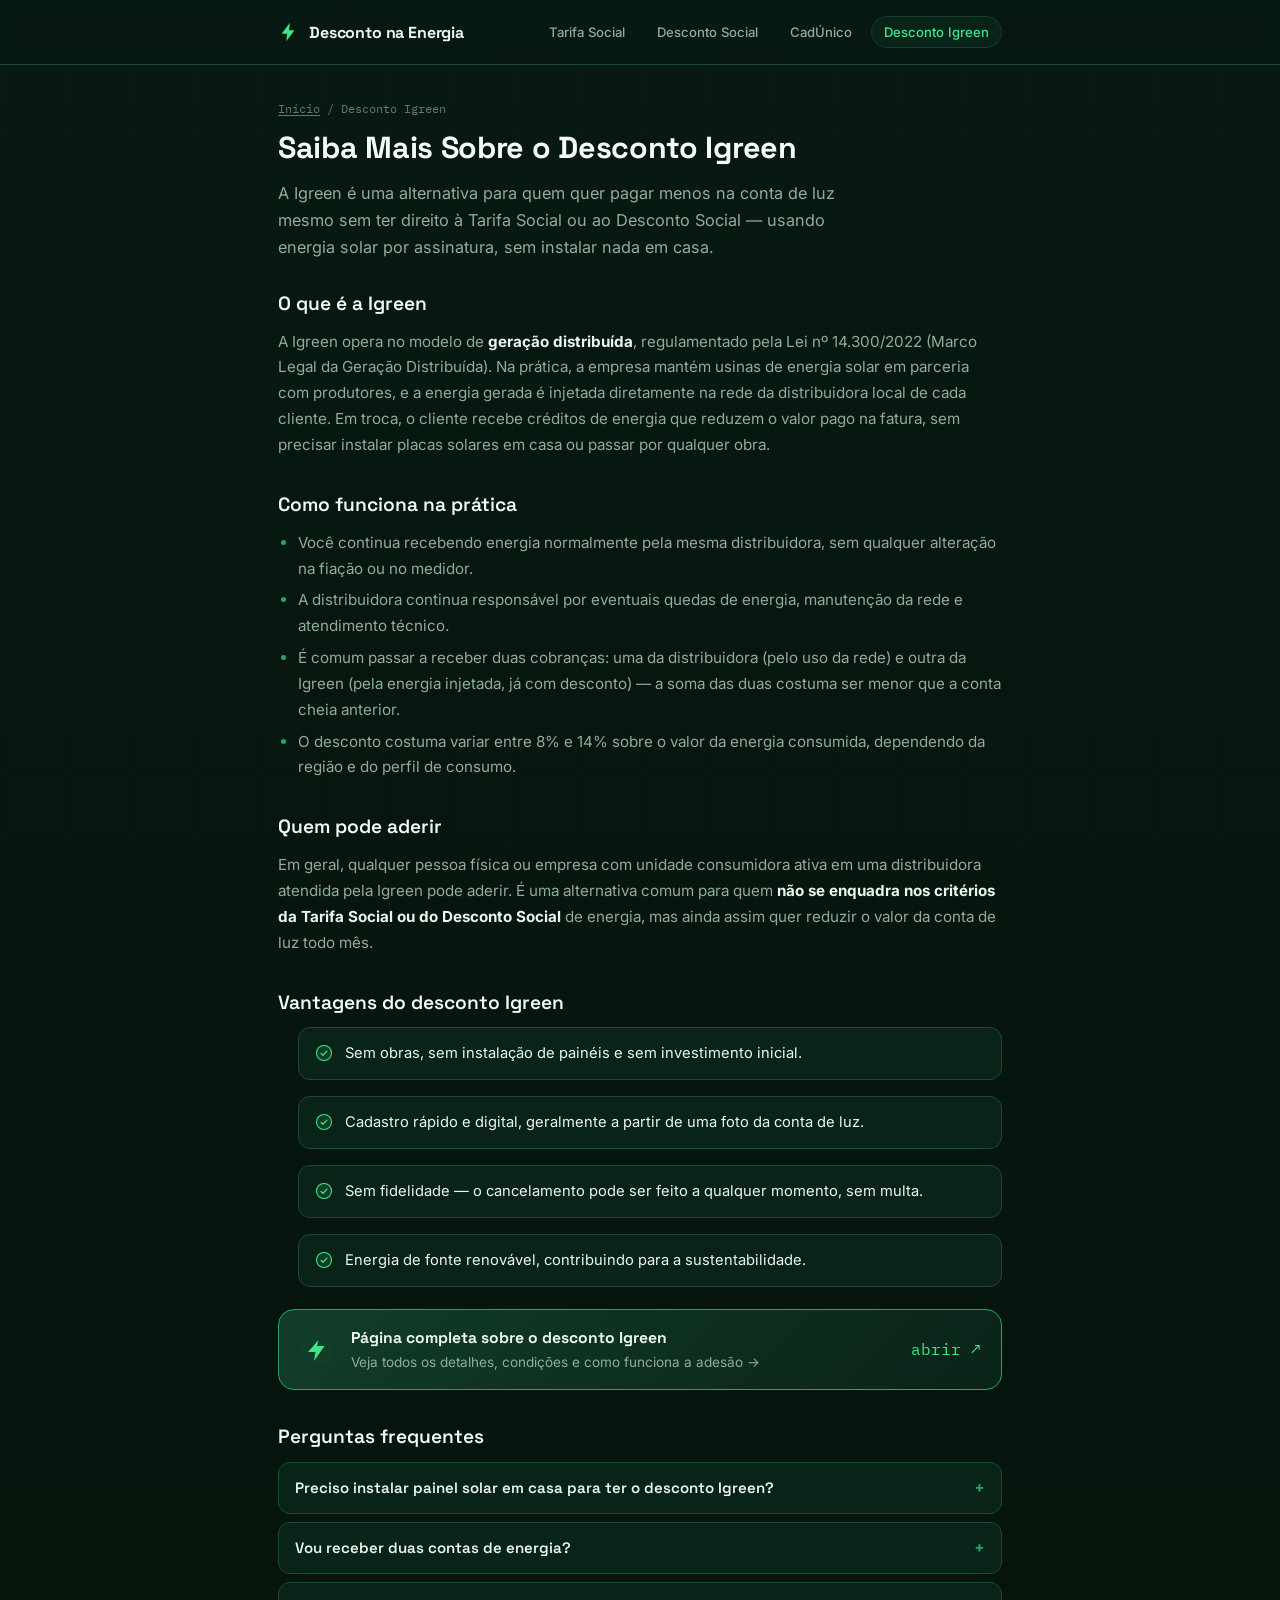
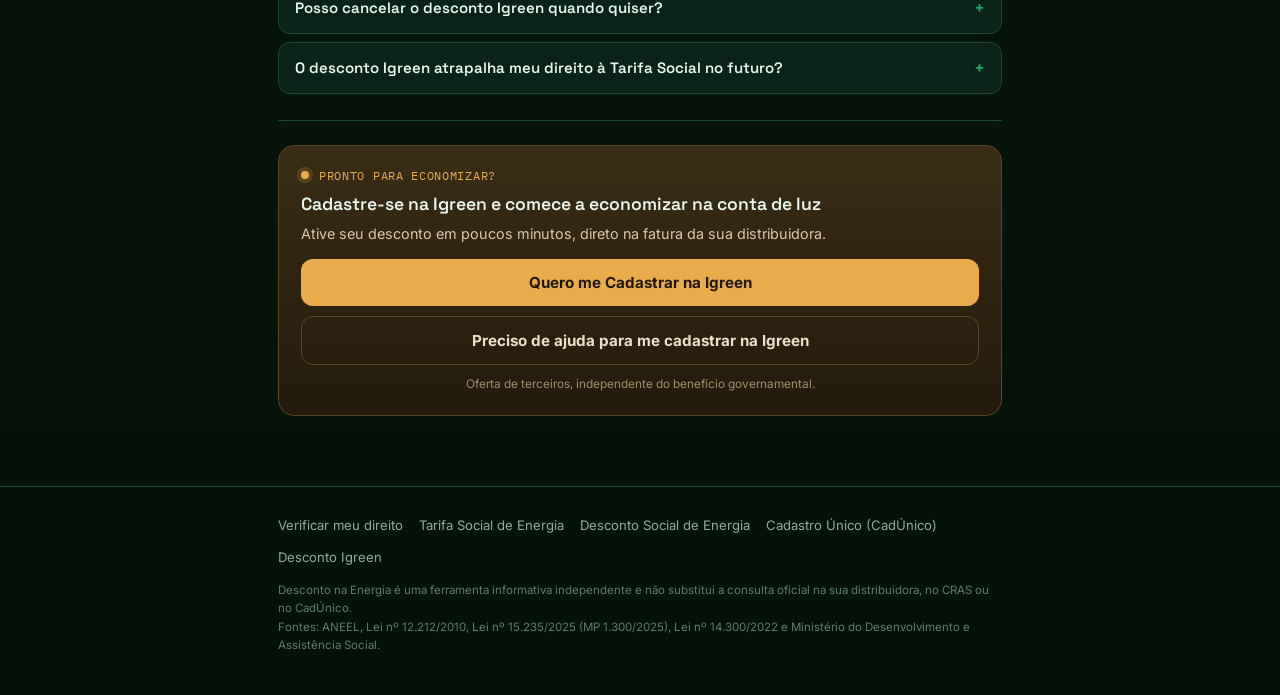
<file: igreen.html>
<!DOCTYPE html>
<html lang="pt-BR">
<head>
<meta charset="UTF-8">
<meta name="viewport" content="width=device-width, initial-scale=1.0">
<link rel="icon" href="favicon.svg" type="image/svg+xml">
<link rel="alternate icon" href="favicon.ico">
<link rel="apple-touch-icon" href="apple-touch-icon.png">
<title>Desconto Igreen: O Que é e Como Funciona</title>
<meta name="description" content="Entenda como funciona o desconto Igreen na conta de luz, quem pode aderir, quanto é possível economizar e como se cadastrar sem obras e sem fidelidade.">
<link rel="canonical" href="https://desconto.social.br/igreen.html">
<meta property="og:title" content="Desconto Igreen: O Que é e Como Funciona">
<meta property="og:description" content="Saiba como a Igreen aplica desconto direto na sua conta de luz por meio de energia solar por assinatura, sem obras e sem fidelidade.">
<meta property="og:type" content="article">
<meta property="og:locale" content="pt_BR">
<meta name="twitter:card" content="summary">
<link rel="preconnect" href="https://fonts.googleapis.com">
<link href="https://fonts.googleapis.com/css2?family=Space+Grotesk:wght@500;600;700&family=Inter:wght@400;500;600;700&family=IBM+Plex+Mono:wght@500;600&display=swap" rel="stylesheet">
<link rel="stylesheet" href="style.css">
<script type="application/ld+json">
{
  "@context": "https://schema.org",
  "@type": "FAQPage",
  "mainEntity": [
    {
      "@type": "Question",
      "name": "Preciso instalar painel solar em casa para ter o desconto Igreen?",
      "acceptedAnswer": { "@type": "Answer", "text": "Não. A energia é gerada em usinas parceiras e injetada na rede da sua distribuidora local. Você não instala nada em casa e não passa por nenhuma obra." }
    },
    {
      "@type": "Question",
      "name": "Vou receber duas contas de energia?",
      "acceptedAnswer": { "@type": "Answer", "text": "Depende da distribuidora. Em algumas cidades já existe uma única fatura integrada, e a Igreen está trabalhando para levar esse modelo a todas as regiões. Quando ainda são duas faturas, uma é da distribuidora, referente ao uso da rede com a taxa mínima de utilização, e outra é da Igreen, pela energia injetada com desconto. A soma das duas é menor do que a conta cheia anterior, sem o desconto Igreen." }
    },
    {
      "@type": "Question",
      "name": "Posso cancelar o desconto Igreen quando quiser?",
      "acceptedAnswer": { "@type": "Answer", "text": "Sim. A adesão não tem fidelidade nem multa por cancelamento, respeitando apenas o prazo de aviso prévio usado para o desligamento junto à distribuidora." }
    },
    {
      "@type": "Question",
      "name": "O desconto Igreen atrapalha meu direito à Tarifa Social no futuro?",
      "acceptedAnswer": { "@type": "Answer", "text": "Não. São benefícios de naturezas diferentes: a Tarifa Social é um benefício do Governo Federal, e o desconto Igreen é uma oferta comercial de geração de energia por assinatura. Se no futuro você passar a ter direito à Tarifa Social ou ao Desconto Social, pode solicitar o benefício normalmente." }
    }
  ]
}
</script>
</head>
<body>

<header class="site-header">
  <div class="site-header-inner">
    <a href="index.html" class="brand-link">
      <svg class="bolt-logo" viewBox="0 0 24 24" fill="none" xmlns="http://www.w3.org/2000/svg">
        <path d="M13 2 4 14h6l-1 8 9-12h-6l1-8Z" fill="#3ee88a"/>
      </svg>
      <span class="brand-mini">Desconto na Energia</span>
    </a>
    <nav class="site-nav">
      <a href="tarifa-social.html">Tarifa Social</a>
      <a href="desconto-social.html">Desconto Social</a>
      <a href="cadastro-unico.html">CadÚnico</a>
      <a href="igreen.html" class="active">Desconto Igreen</a>
    </nav>
  </div>
</header>

<main>
  <div class="wrap wide">
    <div class="breadcrumb"><a href="index.html">Início</a> / Desconto Igreen</div>
    <h1 class="page-title">Saiba Mais Sobre o Desconto Igreen</h1>
    <p class="page-lede">A Igreen é uma alternativa para quem quer pagar menos na conta de luz mesmo sem ter direito à Tarifa Social ou ao Desconto Social — usando energia solar por assinatura, sem instalar nada em casa.</p>

    <div class="content">
      <h2>O que é a Igreen</h2>
      <p>A Igreen opera no modelo de <strong>geração distribuída</strong>, regulamentado pela Lei nº 14.300/2022 (Marco Legal da Geração Distribuída). Na prática, a empresa mantém usinas de energia solar em parceria com produtores, e a energia gerada é injetada diretamente na rede da distribuidora local de cada cliente. Em troca, o cliente recebe créditos de energia que reduzem o valor pago na fatura, sem precisar instalar placas solares em casa ou passar por qualquer obra.</p>

      <h2>Como funciona na prática</h2>
      <ul>
        <li>Você continua recebendo energia normalmente pela mesma distribuidora, sem qualquer alteração na fiação ou no medidor.</li>
        <li>A distribuidora continua responsável por eventuais quedas de energia, manutenção da rede e atendimento técnico.</li>
        <li>É comum passar a receber duas cobranças: uma da distribuidora (pelo uso da rede) e outra da Igreen (pela energia injetada, já com desconto) — a soma das duas costuma ser menor que a conta cheia anterior.</li>
        <li>O desconto costuma variar entre 8% e 14% sobre o valor da energia consumida, dependendo da região e do perfil de consumo.</li>
      </ul>

      <h2>Quem pode aderir</h2>
      <p>Em geral, qualquer pessoa física ou empresa com unidade consumidora ativa em uma distribuidora atendida pela Igreen pode aderir. É uma alternativa comum para quem <strong>não se enquadra nos critérios da Tarifa Social ou do Desconto Social</strong> de energia, mas ainda assim quer reduzir o valor da conta de luz todo mês.</p>

      <h2>Vantagens do desconto Igreen</h2>
      <ul class="criteria-list">
        <li><svg viewBox="0 0 24 24" fill="none"><circle cx="12" cy="12" r="10" fill="#123d29" stroke="#3ee88a" stroke-width="1.4"/><path d="M8 12.5l2.5 2.5L16 9.5" stroke="#3ee88a" stroke-width="1.6" stroke-linecap="round" stroke-linejoin="round"/></svg><span>Sem obras, sem instalação de painéis e sem investimento inicial.</span></li>
        <li><svg viewBox="0 0 24 24" fill="none"><circle cx="12" cy="12" r="10" fill="#123d29" stroke="#3ee88a" stroke-width="1.4"/><path d="M8 12.5l2.5 2.5L16 9.5" stroke="#3ee88a" stroke-width="1.6" stroke-linecap="round" stroke-linejoin="round"/></svg><span>Cadastro rápido e digital, geralmente a partir de uma foto da conta de luz.</span></li>
        <li><svg viewBox="0 0 24 24" fill="none"><circle cx="12" cy="12" r="10" fill="#123d29" stroke="#3ee88a" stroke-width="1.4"/><path d="M8 12.5l2.5 2.5L16 9.5" stroke="#3ee88a" stroke-width="1.6" stroke-linecap="round" stroke-linejoin="round"/></svg><span>Sem fidelidade — o cancelamento pode ser feito a qualquer momento, sem multa.</span></li>
        <li><svg viewBox="0 0 24 24" fill="none"><circle cx="12" cy="12" r="10" fill="#123d29" stroke="#3ee88a" stroke-width="1.4"/><path d="M8 12.5l2.5 2.5L16 9.5" stroke="#3ee88a" stroke-width="1.6" stroke-linecap="round" stroke-linejoin="round"/></svg><span>Energia de fonte renovável, contribuindo para a sustentabilidade.</span></li>
      </ul>

      <a class="external-card" href="https://dutracaue.github.io/IgreenToda/" target="_blank" rel="noopener">
        <svg class="ext-icon" viewBox="0 0 24 24" fill="none"><circle cx="12" cy="12" r="11" fill="#123d29"/><path d="M13 6 6 14h5l-1 6 7-10h-5l1-4Z" fill="#3ee88a"/></svg>
        <span class="ext-text"><b>Página completa sobre o desconto Igreen</b><span>Veja todos os detalhes, condições e como funciona a adesão →</span></span>
        <span class="ext-arrow">abrir ↗</span>
      </a>

      <h2>Perguntas frequentes</h2>
      <div class="faq">
        <details>
          <summary>Preciso instalar painel solar em casa para ter o desconto Igreen?</summary>
          <p>Não. A energia é gerada em usinas parceiras e injetada na rede da sua distribuidora local. Você não instala nada em casa e não passa por nenhuma obra.</p>
        </details>
        <details>
          <summary>Vou receber duas contas de energia?</summary>
          <p>Depende da distribuidora, pode ser uma única fatura integrada ou pode ser duas faturas — a Igreen está atualizando o sistema para que todas as cidades tenham uma única fatura por comodidade. Quando existem duas faturas, uma é referente ao uso da rede, com a taxa mínima de utilização, e a outra é da Igreen, pela energia injetada com desconto. A soma das duas é menor do que a conta cheia anterior, sem o desconto Igreen.</p>
        </details>
        <details>
          <summary>Posso cancelar o desconto Igreen quando quiser?</summary>
          <p>Sim. A adesão não tem fidelidade nem multa por cancelamento, respeitando apenas o prazo de aviso prévio usado para o desligamento junto à distribuidora.</p>
        </details>
        <details>
          <summary>O desconto Igreen atrapalha meu direito à Tarifa Social no futuro?</summary>
          <p>Não. São benefícios de naturezas diferentes: a Tarifa Social é um benefício do Governo Federal, e o desconto Igreen é uma oferta comercial de geração de energia por assinatura. Se no futuro você passar a ter direito à Tarifa Social ou ao Desconto Social, pode solicitar o benefício normalmente.</p>
        </details>
      </div>
    </div>

    <hr class="divider">

    <div class="offer">
      <div class="offer-head">
        <div class="dot"></div>
        <div class="offer-eyebrow">Pronto para economizar?</div>
      </div>
      <h3>Cadastre-se na Igreen e comece a economizar na conta de luz</h3>
      <p>Ative seu desconto em poucos minutos, direto na fatura da sua distribuidora.</p>
      <div class="offer-actions">
        <a class="btn-primary" href="https://green.igreenenergy.com.br/autoconexao/?id=151034&desc=8" target="_blank" rel="noopener">Quero me Cadastrar na Igreen</a>
        <a class="btn-secondary" href="https://api.whatsapp.com/send/?phone=5519971639226&text=Ol%C3%A1+eu+ainda+n%C3%A3o+tenho+direito+ao+desconto+social+mas+quero+a+conta+de+energia+mais+barata+mesmo+assim%21" target="_blank" rel="noopener">Preciso de ajuda para me cadastrar na Igreen</a>
      </div>
      <div class="offer-fine">Oferta de terceiros, independente do benefício governamental.</div>
    </div>

  </div>
</main>

<footer class="site-footer">
  <div class="footer-inner">
    <nav class="footer-nav">
      <a href="index.html">Verificar meu direito</a>
      <a href="tarifa-social.html">Tarifa Social de Energia</a>
      <a href="desconto-social.html">Desconto Social de Energia</a>
      <a href="cadastro-unico.html">Cadastro Único (CadÚnico)</a>
      <a href="igreen.html">Desconto Igreen</a>
    </nav>
    <p class="footer-fine">Desconto na Energia é uma ferramenta informativa independente e não substitui a consulta oficial na sua distribuidora, no CRAS ou no CadÚnico.<br>
    Fontes: ANEEL, Lei nº 12.212/2010, Lei nº 15.235/2025 (MP 1.300/2025), Lei nº 14.300/2022 e Ministério do Desenvolvimento e Assistência Social.</p>
  </div>
</footer>

</body>
</html>
</file>
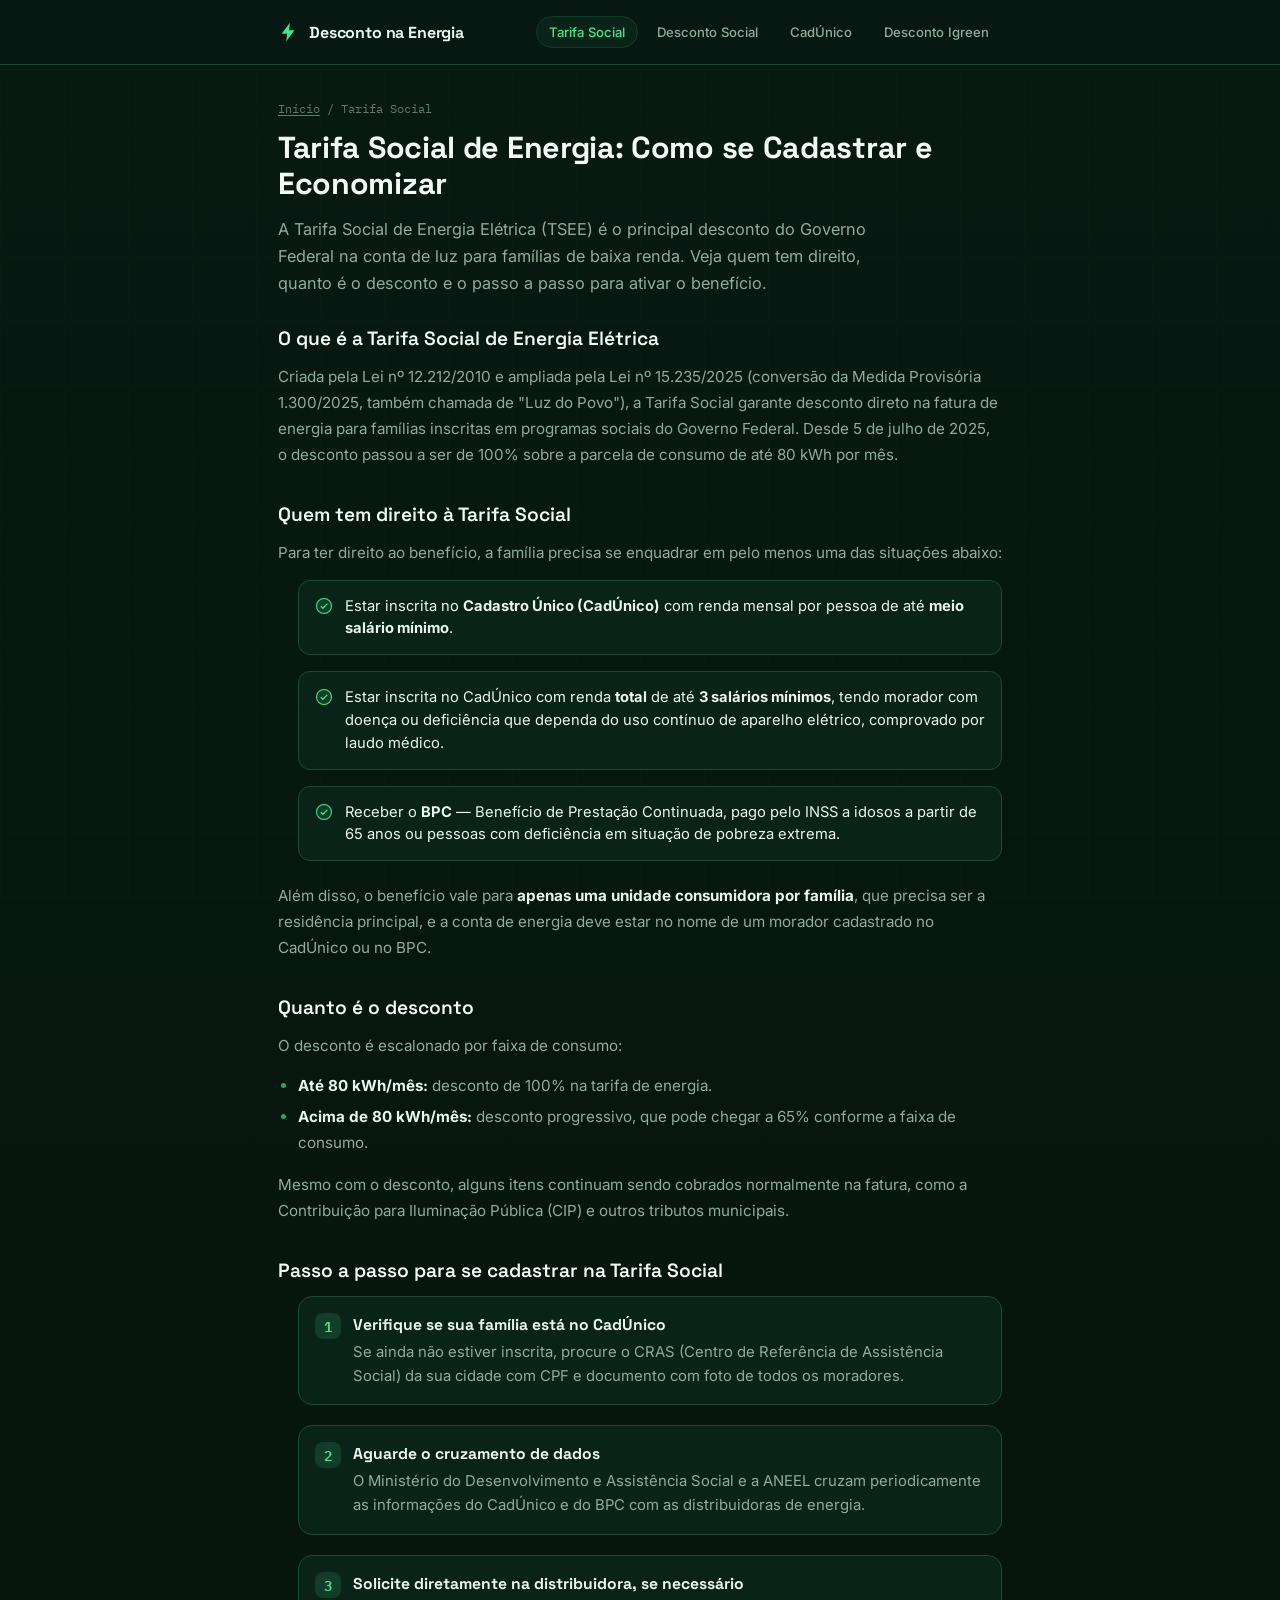
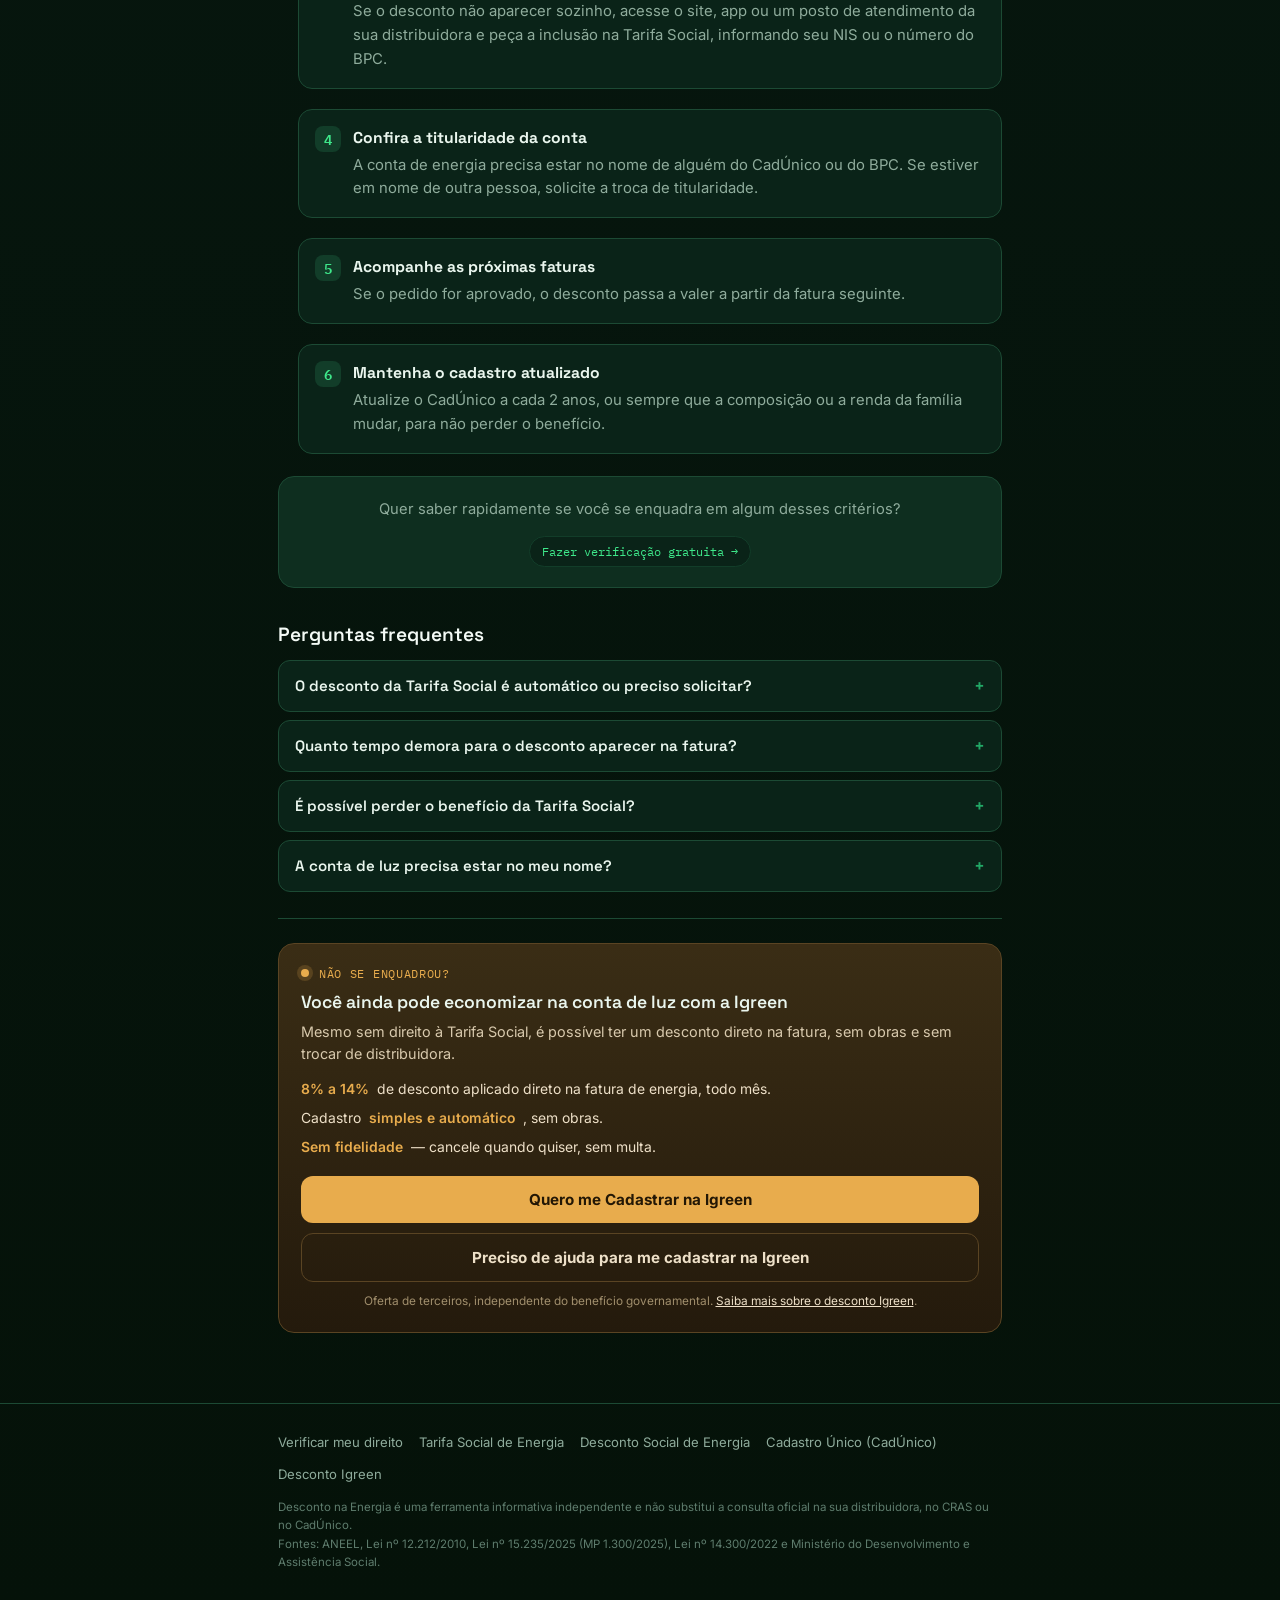
<file: tarifa-social.html>
<!DOCTYPE html>
<html lang="pt-BR">
<head>
<meta charset="UTF-8">
<meta name="viewport" content="width=device-width, initial-scale=1.0">
<link rel="icon" href="favicon.svg" type="image/svg+xml">
<link rel="alternate icon" href="favicon.ico">
<link rel="apple-touch-icon" href="apple-touch-icon.png">
<title>Tarifa Social de Energia: Como se Cadastrar e Economizar</title>
<meta name="description" content="Entenda quem tem direito à Tarifa Social de Energia Elétrica, quanto é o desconto e veja o passo a passo completo para se cadastrar e economizar na conta de luz.">
<link rel="canonical" href="https://desconto.social.br/tarifa-social.html">
<meta property="og:title" content="Tarifa Social de Energia: Como se Cadastrar e Economizar">
<meta property="og:description" content="Regras de 2026, quem tem direito e passo a passo para se cadastrar na Tarifa Social de Energia Elétrica.">
<meta property="og:type" content="article">
<meta property="og:locale" content="pt_BR">
<meta name="twitter:card" content="summary">
<link rel="preconnect" href="https://fonts.googleapis.com">
<link href="https://fonts.googleapis.com/css2?family=Space+Grotesk:wght@500;600;700&family=Inter:wght@400;500;600;700&family=IBM+Plex+Mono:wght@500;600&display=swap" rel="stylesheet">
<link rel="stylesheet" href="style.css">
<script type="application/ld+json">
{
  "@context": "https://schema.org",
  "@type": "FAQPage",
  "mainEntity": [
    {
      "@type": "Question",
      "name": "O desconto da Tarifa Social é automático ou preciso solicitar?",
      "acceptedAnswer": { "@type": "Answer", "text": "Pode ser dos dois jeitos. O Ministério do Desenvolvimento e Assistência Social cruza periodicamente os dados do CadÚnico e do BPC com as distribuidoras, e quem se enquadra costuma receber o desconto automaticamente. Se isso não acontecer, é possível solicitar diretamente no site ou em um posto de atendimento da distribuidora, informando o NIS ou o número do BPC." }
    },
    {
      "@type": "Question",
      "name": "Quanto tempo demora para o desconto aparecer na fatura?",
      "acceptedAnswer": { "@type": "Answer", "text": "Não existe um prazo único: depende do cruzamento de dados entre o governo e a distribuidora. Em geral, o desconto aparece nas faturas seguintes à confirmação do cadastro. Se demorar muito, vale contatar a distribuidora com o NIS em mãos." }
    },
    {
      "@type": "Question",
      "name": "É possível perder o benefício da Tarifa Social?",
      "acceptedAnswer": { "@type": "Answer", "text": "Sim. A ANEEL e o Ministério do Desenvolvimento e Assistência Social verificam periodicamente a situação social do cliente. Quem deixa de atender aos critérios ou não atualiza o CadÚnico dentro do prazo perde o desconto." }
    },
    {
      "@type": "Question",
      "name": "A conta de luz precisa estar no meu nome?",
      "acceptedAnswer": { "@type": "Answer", "text": "Sim. A conta precisa estar no nome de alguém que mora no imóvel e que faz parte do CadÚnico ou recebe o BPC. Se estiver no nome de outra pessoa, como o dono do imóvel, é necessário pedir a troca de titularidade na distribuidora." }
    }
  ]
}
</script>
</head>
<body>

<header class="site-header">
  <div class="site-header-inner">
    <a href="index.html" class="brand-link">
      <svg class="bolt-logo" viewBox="0 0 24 24" fill="none" xmlns="http://www.w3.org/2000/svg">
        <path d="M13 2 4 14h6l-1 8 9-12h-6l1-8Z" fill="#3ee88a"/>
      </svg>
      <span class="brand-mini">Desconto na Energia</span>
    </a>
    <nav class="site-nav">
      <a href="tarifa-social.html" class="active">Tarifa Social</a>
      <a href="desconto-social.html">Desconto Social</a>
      <a href="cadastro-unico.html">CadÚnico</a>
      <a href="igreen.html">Desconto Igreen</a>
    </nav>
  </div>
</header>

<main>
  <div class="wrap wide">
    <div class="breadcrumb"><a href="index.html">Início</a> / Tarifa Social</div>
    <h1 class="page-title">Tarifa Social de Energia: Como se Cadastrar e Economizar</h1>
    <p class="page-lede">A Tarifa Social de Energia Elétrica (TSEE) é o principal desconto do Governo Federal na conta de luz para famílias de baixa renda. Veja quem tem direito, quanto é o desconto e o passo a passo para ativar o benefício.</p>

    <div class="content">
      <h2>O que é a Tarifa Social de Energia Elétrica</h2>
      <p>Criada pela Lei nº 12.212/2010 e ampliada pela Lei nº 15.235/2025 (conversão da Medida Provisória 1.300/2025, também chamada de "Luz do Povo"), a Tarifa Social garante desconto direto na fatura de energia para famílias inscritas em programas sociais do Governo Federal. Desde 5 de julho de 2025, o desconto passou a ser de 100% sobre a parcela de consumo de até 80 kWh por mês.</p>

      <h2>Quem tem direito à Tarifa Social</h2>
      <p>Para ter direito ao benefício, a família precisa se enquadrar em pelo menos uma das situações abaixo:</p>
      <ul class="criteria-list">
        <li><svg viewBox="0 0 24 24" fill="none"><circle cx="12" cy="12" r="10" fill="#123d29" stroke="#3ee88a" stroke-width="1.4"/><path d="M8 12.5l2.5 2.5L16 9.5" stroke="#3ee88a" stroke-width="1.6" stroke-linecap="round" stroke-linejoin="round"/></svg><span>Estar inscrita no <strong>Cadastro Único (CadÚnico)</strong> com renda mensal por pessoa de até <strong>meio salário mínimo</strong>.</span></li>
        <li><svg viewBox="0 0 24 24" fill="none"><circle cx="12" cy="12" r="10" fill="#123d29" stroke="#3ee88a" stroke-width="1.4"/><path d="M8 12.5l2.5 2.5L16 9.5" stroke="#3ee88a" stroke-width="1.6" stroke-linecap="round" stroke-linejoin="round"/></svg><span>Estar inscrita no CadÚnico com renda <strong>total</strong> de até <strong>3 salários mínimos</strong>, tendo morador com doença ou deficiência que dependa do uso contínuo de aparelho elétrico, comprovado por laudo médico.</span></li>
        <li><svg viewBox="0 0 24 24" fill="none"><circle cx="12" cy="12" r="10" fill="#123d29" stroke="#3ee88a" stroke-width="1.4"/><path d="M8 12.5l2.5 2.5L16 9.5" stroke="#3ee88a" stroke-width="1.6" stroke-linecap="round" stroke-linejoin="round"/></svg><span>Receber o <strong>BPC</strong> — Benefício de Prestação Continuada, pago pelo INSS a idosos a partir de 65 anos ou pessoas com deficiência em situação de pobreza extrema.</span></li>
      </ul>
      <p>Além disso, o benefício vale para <strong>apenas uma unidade consumidora por família</strong>, que precisa ser a residência principal, e a conta de energia deve estar no nome de um morador cadastrado no CadÚnico ou no BPC.</p>

      <h2>Quanto é o desconto</h2>
      <p>O desconto é escalonado por faixa de consumo:</p>
      <ul>
        <li><strong>Até 80 kWh/mês:</strong> desconto de 100% na tarifa de energia.</li>
        <li><strong>Acima de 80 kWh/mês:</strong> desconto progressivo, que pode chegar a 65% conforme a faixa de consumo.</li>
      </ul>
      <p>Mesmo com o desconto, alguns itens continuam sendo cobrados normalmente na fatura, como a Contribuição para Iluminação Pública (CIP) e outros tributos municipais.</p>

      <h2>Passo a passo para se cadastrar na Tarifa Social</h2>
      <ol class="step-list">
        <li><strong>Verifique se sua família está no CadÚnico</strong>Se ainda não estiver inscrita, procure o CRAS (Centro de Referência de Assistência Social) da sua cidade com CPF e documento com foto de todos os moradores.</li>
        <li><strong>Aguarde o cruzamento de dados</strong>O Ministério do Desenvolvimento e Assistência Social e a ANEEL cruzam periodicamente as informações do CadÚnico e do BPC com as distribuidoras de energia.</li>
        <li><strong>Solicite diretamente na distribuidora, se necessário</strong>Se o desconto não aparecer sozinho, acesse o site, app ou um posto de atendimento da sua distribuidora e peça a inclusão na Tarifa Social, informando seu NIS ou o número do BPC.</li>
        <li><strong>Confira a titularidade da conta</strong>A conta de energia precisa estar no nome de alguém do CadÚnico ou do BPC. Se estiver em nome de outra pessoa, solicite a troca de titularidade.</li>
        <li><strong>Acompanhe as próximas faturas</strong>Se o pedido for aprovado, o desconto passa a valer a partir da fatura seguinte.</li>
        <li><strong>Mantenha o cadastro atualizado</strong>Atualize o CadÚnico a cada 2 anos, ou sempre que a composição ou a renda da família mudar, para não perder o benefício.</li>
      </ol>

      <div class="content-cta">
        <p>Quer saber rapidamente se você se enquadra em algum desses critérios?</p>
        <a class="pill-link" href="index.html">Fazer verificação gratuita →</a>
      </div>

      <h2>Perguntas frequentes</h2>
      <div class="faq">
        <details>
          <summary>O desconto da Tarifa Social é automático ou preciso solicitar?</summary>
          <p>Pode ser dos dois jeitos. O Ministério do Desenvolvimento e Assistência Social cruza periodicamente os dados do CadÚnico e do BPC com as distribuidoras, e quem se enquadra costuma receber o desconto automaticamente. Se isso não acontecer, é possível solicitar diretamente no site ou em um posto de atendimento da distribuidora, informando o NIS ou o número do BPC.</p>
        </details>
        <details>
          <summary>Quanto tempo demora para o desconto aparecer na fatura?</summary>
          <p>Não existe um prazo único: depende do cruzamento de dados entre o governo e a distribuidora. Em geral, o desconto aparece nas faturas seguintes à confirmação do cadastro. Se demorar muito, vale contatar a distribuidora com o NIS em mãos.</p>
        </details>
        <details>
          <summary>É possível perder o benefício da Tarifa Social?</summary>
          <p>Sim. A ANEEL e o Ministério do Desenvolvimento e Assistência Social verificam periodicamente a situação social do cliente. Quem deixa de atender aos critérios ou não atualiza o CadÚnico dentro do prazo perde o desconto.</p>
        </details>
        <details>
          <summary>A conta de luz precisa estar no meu nome?</summary>
          <p>Sim. A conta precisa estar no nome de alguém que mora no imóvel e que faz parte do CadÚnico ou recebe o BPC. Se estiver no nome de outra pessoa, como o dono do imóvel, é necessário pedir a troca de titularidade na distribuidora.</p>
        </details>
      </div>
    </div>

    <hr class="divider">

    <div class="offer">
      <div class="offer-head">
        <div class="dot"></div>
        <div class="offer-eyebrow">Não se enquadrou?</div>
      </div>
      <h3>Você ainda pode economizar na conta de luz com a Igreen</h3>
      <p>Mesmo sem direito à Tarifa Social, é possível ter um desconto direto na fatura, sem obras e sem trocar de distribuidora.</p>
      <ul>
        <li><b>8% a 14%</b> de desconto aplicado direto na fatura de energia, todo mês.</li>
        <li>Cadastro <b>simples e automático</b>, sem obras.</li>
        <li><b>Sem fidelidade</b> — cancele quando quiser, sem multa.</li>
      </ul>
      <div class="offer-actions">
        <a class="btn-primary" href="https://green.igreenenergy.com.br/autoconexao/?id=151034&desc=8" target="_blank" rel="noopener">Quero me Cadastrar na Igreen</a>
        <a class="btn-secondary" href="https://api.whatsapp.com/send/?phone=5519971639226&text=Ol%C3%A1+eu+ainda+n%C3%A3o+tenho+direito+ao+desconto+social+mas+quero+a+conta+de+energia+mais+barata+mesmo+assim%21" target="_blank" rel="noopener">Preciso de ajuda para me cadastrar na Igreen</a>
      </div>
      <div class="offer-fine">Oferta de terceiros, independente do benefício governamental. <a href="igreen.html" style="color:#eee0c8; text-decoration:underline;">Saiba mais sobre o desconto Igreen</a>.</div>
    </div>

  </div>
</main>

<footer class="site-footer">
  <div class="footer-inner">
    <nav class="footer-nav">
      <a href="index.html">Verificar meu direito</a>
      <a href="tarifa-social.html">Tarifa Social de Energia</a>
      <a href="desconto-social.html">Desconto Social de Energia</a>
      <a href="cadastro-unico.html">Cadastro Único (CadÚnico)</a>
      <a href="igreen.html">Desconto Igreen</a>
    </nav>
    <p class="footer-fine">Desconto na Energia é uma ferramenta informativa independente e não substitui a consulta oficial na sua distribuidora, no CRAS ou no CadÚnico.<br>
    Fontes: ANEEL, Lei nº 12.212/2010, Lei nº 15.235/2025 (MP 1.300/2025), Lei nº 14.300/2022 e Ministério do Desenvolvimento e Assistência Social.</p>
  </div>
</footer>

</body>
</html>
</file>
<file: style.css>
/* =========================================================
   Desconto na Energia — folha de estilos compartilhada
   Tema: verde escuro / energia. Usado em todas as páginas.
========================================================= */

:root{
  --bg:#071912;
  --bg-2:#0a2318;
  --panel:#0e2e1f;
  --panel-2:#12392a;
  --line:#1c4a34;
  --green-bright:#3ee88a;
  --green-mid:#22a866;
  --green-dim:#123d29;
  --amber:#e8ac4d;
  --amber-dim:#3a2d15;
  --amber-line:#5a4423;
  --text:#eaf6ee;
  --text-muted:#8fac9c;
  --text-faint:#5e7c6d;
  --word1:#f4fbf6;
  --word2:#9be8bd;
  --word3:#2fe07e;
  --display: 'Space Grotesk', sans-serif;
  --body: 'Inter', sans-serif;
  --mono: 'IBM Plex Mono', monospace;
}
*{box-sizing:border-box;}
html,body{margin:0;padding:0;}
body{
  background:
    radial-gradient(ellipse 900px 500px at 50% -10%, #103a26 0%, transparent 60%),
    linear-gradient(180deg, var(--bg) 0%, #051209 100%);
  color:var(--text);
  font-family:var(--body);
  min-height:100vh;
  position:relative;
}
body::before{
  content:"";
  position:fixed; inset:0;
  background-image:
    linear-gradient(var(--line) 1px, transparent 1px),
    linear-gradient(90deg, var(--line) 1px, transparent 1px);
  background-size: 64px 64px;
  opacity:.07;
  pointer-events:none;
}
a{ color:inherit; }
.wrap{ max-width:640px; margin:0 auto; padding:0 18px; position:relative; z-index:1; }
.wrap.wide{ max-width:760px; }

/* ---------- Site header / nav (shared) ---------- */
.site-header{
  border-bottom:1px solid var(--line);
  background:rgba(7,25,18,.7);
  backdrop-filter:blur(6px);
  position:relative; z-index:2;
}
.site-header-inner{
  max-width:760px; margin:0 auto; padding:16px 18px;
  display:flex; align-items:center; justify-content:space-between; gap:16px; flex-wrap:wrap;
}
.brand-link{ display:flex; align-items:center; gap:9px; text-decoration:none; }
.brand-link .bolt-logo{ width:22px; height:22px; flex:none; }
.brand-mini{ font-family:var(--display); font-weight:700; font-size:1rem; letter-spacing:-0.01em; color:var(--text); }
.site-nav{ display:flex; gap:6px; flex-wrap:wrap; }
.site-nav a{
  font-size:.82rem; font-weight:500; text-decoration:none; color:var(--text-muted);
  padding:7px 12px; border-radius:20px; border:1px solid transparent;
  transition:border-color .15s ease, color .15s ease;
}
.site-nav a:hover{ color:var(--text); border-color:var(--line); }
.site-nav a.active{ color:var(--green-bright); border-color:var(--green-dim); background:var(--bg-2); }

main{ padding:36px 0 60px; }

/* ---------- Hero (home page) ---------- */
.hero{ text-align:left; margin-bottom:26px; }
.hero-title{ font-family:var(--display); font-weight:700; font-size:2.5rem; line-height:1.08; letter-spacing:-0.02em; margin:0 0 12px; }
.hero-title .w1{ color:var(--word1); }
.hero-title .w2{ color:var(--word2); }
.hero-title .w3{ color:var(--word3); text-shadow:0 0 24px rgba(62,232,138,.35); }
.hero-sub{ font-size:1rem; color:var(--text-muted); line-height:1.6; max-width:52ch; margin:0; }

/* ---------- Breadcrumb / page eyebrow (content pages) ---------- */
.breadcrumb{ font-family:var(--mono); font-size:.74rem; color:var(--text-faint); margin-bottom:14px; }
.breadcrumb a{ color:var(--text-faint); text-decoration:underline; text-underline-offset:2px; }
.breadcrumb a:hover{ color:var(--green-bright); }
.page-title{ font-family:var(--display); font-weight:700; font-size:1.9rem; line-height:1.18; letter-spacing:-0.01em; margin:0 0 14px; color:var(--word1); }
.page-lede{ font-size:1.02rem; color:var(--text-muted); line-height:1.65; margin:0 0 30px; max-width:60ch; }

/* ---------- Meter (signature element, home page) ---------- */
.meter{
  display:flex; align-items:center; gap:18px;
  background:linear-gradient(180deg, var(--panel) 0%, var(--bg-2) 100%);
  border:1px solid var(--line);
  border-radius:16px;
  padding:16px 20px;
  margin-bottom:22px;
  position:relative;
}
.meter-dial{ width:64px; height:64px; flex:none; position:relative; }
.meter-dial svg{ width:100%; height:100%; transform:rotate(-90deg); }
.meter-dial .track{ fill:none; stroke:var(--green-dim); stroke-width:6; }
.meter-dial .fill{ fill:none; stroke:var(--green-bright); stroke-width:6; stroke-linecap:round;
  transition:stroke-dashoffset .5s cubic-bezier(.4,0,.2,1), stroke .3s ease; }
.meter-dial .bolt-mini{ position:absolute; inset:0; display:flex; align-items:center; justify-content:center; }
.meter-dial .bolt-mini svg.mini{ width:20px; height:20px; transform:none; }
.meter-readout{ flex:1; }
.meter-readout .label{ font-size:.72rem; text-transform:uppercase; letter-spacing:.08em; color:var(--text-faint); margin-bottom:4px; }
.meter-readout .value{ font-family:var(--mono); font-size:1.05rem; color:var(--green-bright); letter-spacing:.02em;
  transition:color .3s ease; }
.meter.blocked .fill{ stroke:var(--amber); }
.meter.blocked .value{ color:var(--amber); }

/* ---------- Card (quiz question / result) ---------- */
.card{
  background:linear-gradient(180deg, var(--panel) 0%, var(--panel-2) 100%);
  border:1px solid var(--line);
  border-radius:18px;
  padding:28px 26px;
  box-shadow: 0 20px 60px -25px rgba(0,0,0,.6);
  animation: rise .38s cubic-bezier(.2,.8,.2,1);
}
@keyframes rise{ from{ opacity:0; transform:translateY(10px);} to{opacity:1; transform:translateY(0);} }
.eyebrow{ font-family:var(--mono); font-size:.72rem; color:var(--green-mid); letter-spacing:.06em; margin-bottom:10px; text-transform:uppercase; }
.eyebrow.amber{ color:var(--amber); }
h2{ font-family:var(--display); font-size:1.28rem; line-height:1.35; font-weight:600; margin:0 0 18px; }
.sub{ color:var(--text-muted); font-size:.92rem; line-height:1.55; margin:-8px 0 18px; }

.options{ display:flex; flex-direction:column; gap:10px; }
.opt{
  display:flex; align-items:center; justify-content:space-between; gap:10px;
  background:var(--bg-2);
  border:1px solid var(--line);
  color:var(--text);
  padding:15px 16px;
  border-radius:12px;
  font-family:var(--body);
  font-size:.96rem;
  font-weight:500;
  text-align:left;
  cursor:pointer;
  transition: border-color .15s ease, background .15s ease, transform .1s ease;
}
.opt:hover{ border-color:var(--green-mid); background:#0c2b1c; }
.opt:active{ transform:scale(.99); }
.opt:focus-visible{ outline:2px solid var(--green-bright); outline-offset:2px; }
.opt .arrow{ color:var(--green-mid); font-family:var(--mono); }

.nav-row{ display:flex; justify-content:space-between; align-items:center; margin-top:20px; }
.back-link{ background:none; border:none; color:var(--text-faint); font-size:.82rem; cursor:pointer; font-family:var(--body); padding:6px 0; }
.back-link:hover{ color:var(--text-muted); }
.step-count{ font-family:var(--mono); font-size:.74rem; color:var(--text-faint); }

/* ---------- Result blocks ---------- */
.result-icon{ width:44px; height:44px; margin-bottom:14px; }
.result.approved .eyebrow{ color:var(--green-bright); }
.result-summary{ font-size:.95rem; line-height:1.6; color:var(--text-muted); margin-bottom:18px; }
.checklist{ list-style:none; margin:0 0 20px; padding:0; display:flex; flex-direction:column; gap:10px; }
.checklist li{ display:flex; gap:10px; font-size:.9rem; color:var(--text); line-height:1.5; }
.checklist li svg{ flex:none; width:18px; height:18px; margin-top:1px; }
.links-row{ display:flex; gap:10px; flex-wrap:wrap; margin-top:4px; }
.pill-link{ font-family:var(--mono); font-size:.76rem; color:var(--green-bright); border:1px solid var(--green-dim); background:var(--bg-2); padding:7px 12px; border-radius:20px; text-decoration:none; }
.pill-link:hover{ border-color:var(--green-mid); }

.restart{ margin-top:22px; background:none; border:1px solid var(--line); color:var(--text-muted); font-size:.82rem; padding:9px 14px; border-radius:10px; cursor:pointer; }
.restart:hover{ border-color:var(--green-mid); color:var(--text); }

/* ---------- Offer (Igreen) — used on home + content pages ---------- */
.divider{ height:1px; background:var(--line); margin:24px 0; border:none; }
.offer{
  background:linear-gradient(180deg, var(--amber-dim) 0%, #241a0c 100%);
  border:1px solid var(--amber-line);
  border-radius:16px;
  padding:22px 22px 24px;
}
.offer-head{ display:flex; align-items:center; gap:10px; margin-bottom:10px; }
.offer-head .dot{ width:8px; height:8px; border-radius:50%; background:var(--amber); box-shadow:0 0 0 4px rgba(232,172,77,.18); }
.offer-eyebrow{ font-family:var(--mono); font-size:.72rem; color:var(--amber); text-transform:uppercase; letter-spacing:.06em; }
.offer h3{ font-family:var(--display); font-size:1.1rem; margin:0 0 8px; font-weight:600; }
.offer p{ font-size:.9rem; color:#d8c9ad; line-height:1.55; margin:0 0 14px; }
.offer ul{ margin:0 0 18px; padding-left:0; list-style:none; display:flex; flex-direction:column; gap:8px; }
.offer ul li{ font-size:.87rem; color:#eee0c8; display:flex; gap:8px; line-height:1.5; }
.offer ul li b{ color:var(--amber); font-weight:600; }
.offer-actions{ display:flex; flex-direction:column; gap:10px; }
.btn-primary, .btn-secondary{
  display:block; width:100%; text-align:center; text-decoration:none;
  font-family:var(--body); font-weight:700; font-size:.95rem;
  padding:14px 18px; border-radius:12px; cursor:pointer;
  transition: filter .15s ease, transform .1s ease;
}
.btn-primary{ background:var(--amber); color:#231705; border:none; }
.btn-primary:hover{ filter:brightness(1.08); }
.btn-primary:active{ transform:scale(.99); }
.btn-secondary{ background:transparent; color:#eee0c8; border:1px solid var(--amber-line); }
.btn-secondary:hover{ border-color:var(--amber); color:var(--amber); }
.btn-secondary:active{ transform:scale(.99); }
.offer-fine{ font-size:.74rem; color:#a08e6c; margin-top:12px; text-align:center; }

/* ---------- Article / content page ---------- */
.content h2{ font-size:1.2rem; margin:34px 0 12px; color:var(--word1); }
.content h2:first-of-type{ margin-top:0; }
.content p{ font-size:.95rem; line-height:1.7; color:var(--text-muted); margin:0 0 14px; }
.content strong{ color:var(--text); }
.content ul, .content ol{ margin:0 0 16px; padding-left:20px; color:var(--text-muted); font-size:.95rem; line-height:1.7; }
.content ul li, .content ol li{ margin-bottom:6px; }
.content ul li::marker{ color:var(--green-mid); }

.criteria-list{ list-style:none; padding:0; margin:0 0 20px; display:flex; flex-direction:column; gap:10px; }
.criteria-list li{
  display:flex; gap:12px; align-items:flex-start;
  background:var(--bg-2); border:1px solid var(--line); border-radius:12px; padding:14px 16px;
  font-size:.92rem; color:var(--text); line-height:1.55;
}
.criteria-list li svg{ flex:none; width:18px; height:18px; margin-top:2px; }

.step-list{ list-style:none; padding:0; margin:0 0 24px; counter-reset:step; display:flex; flex-direction:column; gap:14px; }
.step-list li{
  position:relative; padding:16px 18px 16px 54px;
  background:var(--bg-2); border:1px solid var(--line); border-radius:14px;
  font-size:.93rem; color:var(--text-muted); line-height:1.6;
}
.step-list li strong{ display:block; color:var(--text); font-family:var(--display); font-size:.98rem; margin-bottom:3px; }
.step-list li::before{
  counter-increment:step; content:counter(step);
  position:absolute; left:16px; top:16px;
  width:26px; height:26px; border-radius:8px;
  background:var(--green-dim); color:var(--green-bright);
  font-family:var(--mono); font-weight:600; font-size:.85rem;
  display:flex; align-items:center; justify-content:center;
}

.compare-table{ width:100%; border-collapse:collapse; margin:0 0 24px; font-size:.88rem; }
.compare-table th, .compare-table td{ padding:12px 14px; border-bottom:1px solid var(--line); text-align:left; vertical-align:top; }
.compare-table th{ font-family:var(--display); font-size:.82rem; color:var(--text-faint); text-transform:uppercase; letter-spacing:.04em; font-weight:600; }
.compare-table td{ color:var(--text-muted); line-height:1.5; }
.compare-table td strong{ color:var(--text); }
.compare-table tr:last-child td{ border-bottom:none; }

/* FAQ (native details/summary, no JS needed) */
.faq{ margin:0 0 26px; display:flex; flex-direction:column; gap:8px; }
.faq details{
  background:var(--bg-2); border:1px solid var(--line); border-radius:12px; padding:14px 16px;
}
.faq summary{
  cursor:pointer; font-family:var(--display); font-weight:600; font-size:.94rem; color:var(--text);
  list-style:none; display:flex; justify-content:space-between; align-items:center; gap:10px;
}
.faq summary::-webkit-details-marker{ display:none; }
.faq summary::after{ content:"+"; color:var(--green-mid); font-size:1.1rem; flex:none; }
.faq details[open] summary::after{ content:"–"; }
.faq details[open] summary{ margin-bottom:10px; }
.faq p{ margin:0; font-size:.88rem; color:var(--text-muted); line-height:1.65; }

.content-cta{
  background:var(--panel); border:1px solid var(--line); border-radius:16px;
  padding:20px 22px; margin:0 0 26px; text-align:center;
}
.content-cta p{ margin:0 0 14px; color:var(--text-muted); font-size:.92rem; }
.content-cta a.pill-link{ display:inline-block; }

.external-card{
  display:flex; align-items:center; gap:16px;
  background:linear-gradient(135deg, var(--green-dim) 0%, var(--bg-2) 100%);
  border:1px solid var(--green-mid);
  border-radius:16px; padding:18px 20px; margin:0 0 26px;
  text-decoration:none;
}
.external-card .ext-icon{ width:36px; height:36px; flex:none; }
.external-card .ext-text b{ display:block; color:var(--text); font-family:var(--display); font-size:.98rem; margin-bottom:3px; }
.external-card .ext-text span{ color:var(--text-muted); font-size:.85rem; }
.external-card .ext-arrow{ margin-left:auto; color:var(--green-bright); font-family:var(--mono); flex:none; }

/* ---------- Footer (shared) ---------- */
.site-footer{ border-top:1px solid var(--line); padding:30px 0 40px; margin-top:10px; }
.footer-inner{ max-width:760px; margin:0 auto; padding:0 18px; }
.footer-nav{ display:flex; gap:16px; flex-wrap:wrap; margin-bottom:16px; }
.footer-nav a{ font-size:.82rem; color:var(--text-muted); text-decoration:none; }
.footer-nav a:hover{ color:var(--green-bright); }
.footer-fine{ font-size:.72rem; color:var(--text-faint); line-height:1.6; margin:0; }

@media (max-width:600px){
  .hero-title{ font-size:1.9rem; }
  .page-title{ font-size:1.5rem; }
  .site-nav{ gap:4px; }
  .site-nav a{ padding:6px 9px; font-size:.76rem; }
}

@media (prefers-reduced-motion: reduce){
  .card{ animation:none; }
  .meter-dial .fill{ transition:none; }
}
</file>
